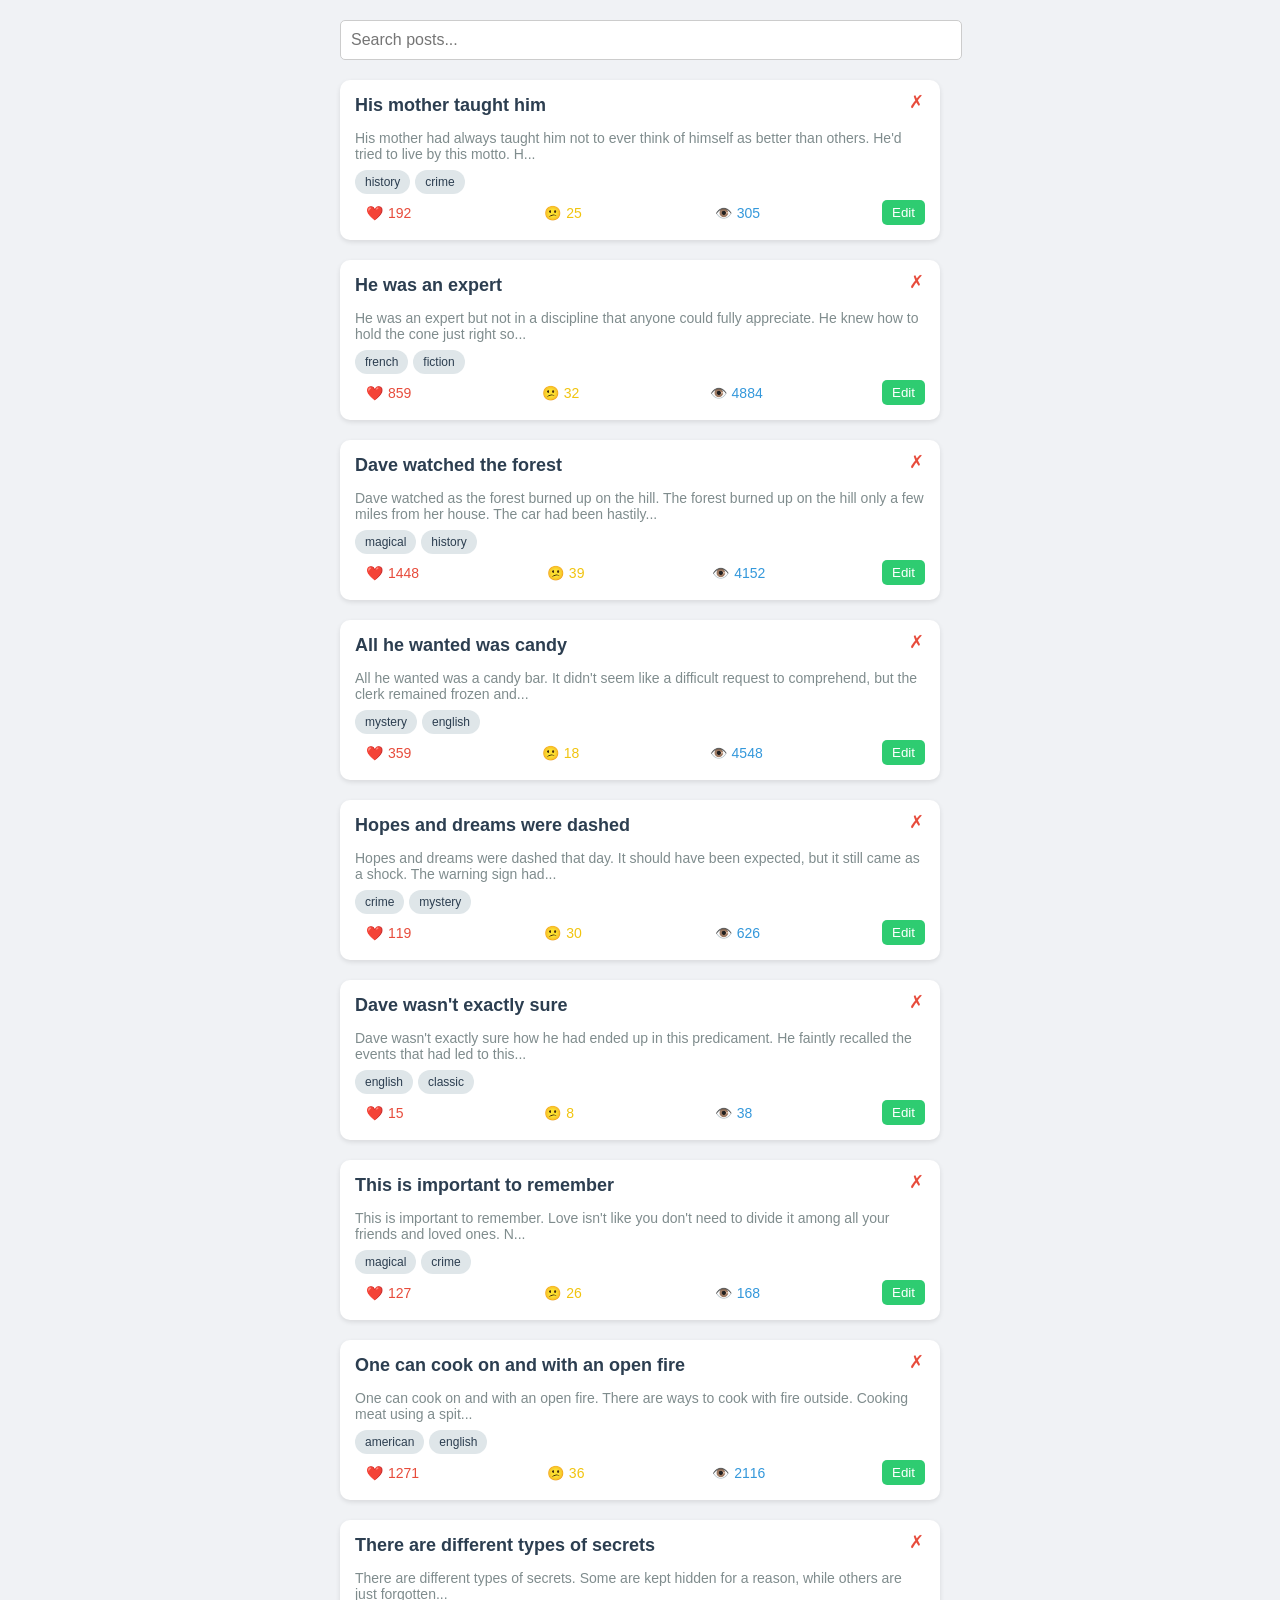
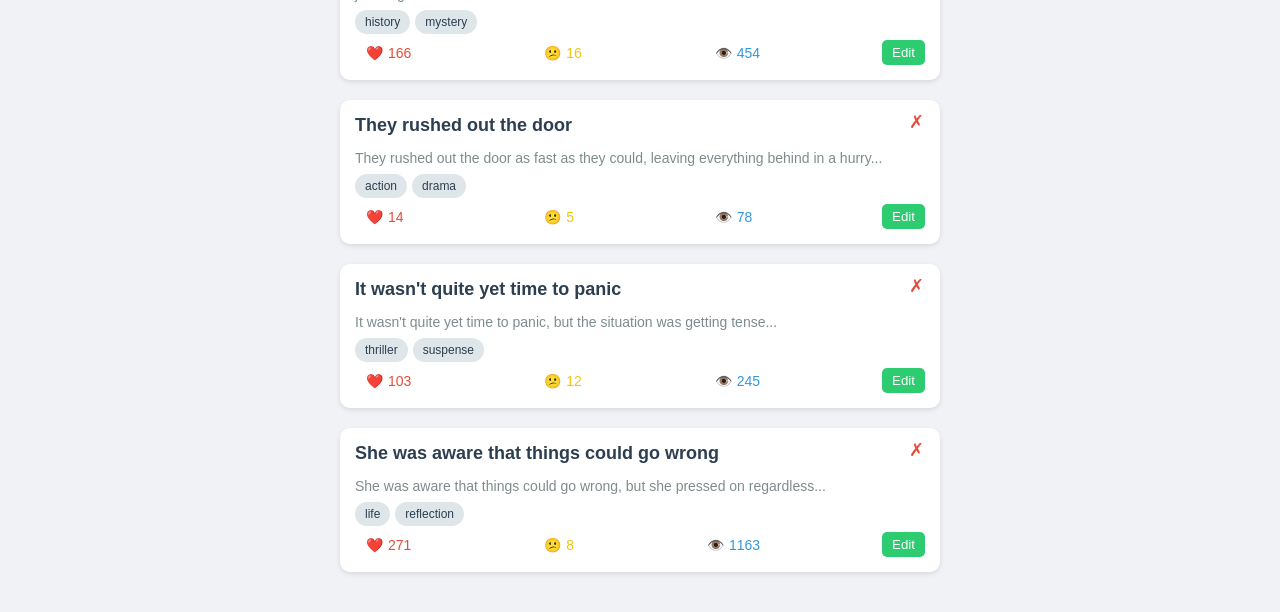
<file: WDD_lab_task_8/index.html>
<!DOCTYPE html>
<html lang="en">
<head>
    <meta charset="UTF-8">
    <meta name="viewport" content="width=device-width, initial-scale=1.0">
    <title>Blog Column</title>
    <style>
        body {
            font-family: 'Arial', sans-serif;
            margin: 0;
            background-color: #f0f2f5;
            color: #333;
            padding: 20px;
        }
        .container {
            max-width: 600px;
            margin: 0 auto;
        }
        .search-bar {
            margin-bottom: 20px;
        }
        #searchInput {
            width: 100%;
            padding: 10px;
            font-size: 16px;
            border: 1px solid #ccc;
            border-radius: 5px;
        }
        .post-card {
            background: #fff;
            border-radius: 10px;
            padding: 15px;
            box-shadow: 0 2px 5px rgba(0,0,0,0.1);
            margin-bottom: 20px;
            position: relative;
            transition: transform 0.2s;
        }
        .post-card:hover {
            transform: translateY(-5px);
        }
        .delete-btn {
            position: absolute;
            top: 10px;
            right: 10px;
            background: none;
            border: none;
            font-size: 18px;
            cursor: pointer;
            color: #e74c3c;
        }
        .post-card h3 {
            margin: 0 0 10px;
            font-size: 18px;
            color: #2c3e50;
        }
        .post-card p {
            font-size: 14px;
            color: #7f8c8d;
            margin-bottom: 10px;
        }
        .post-tags {
            margin-bottom: 10px;
        }
        .post-tags span {
            background: #dfe6e9;
            padding: 5px 10px;
            border-radius: 12px;
            font-size: 12px;
            color: #2c3e50;
            margin-right: 5px;
            cursor: pointer;
        }
        .post-actions {
            display: flex;
            justify-content: space-between;
            align-items: center;
        }
        .action-btn {
            display: flex;
            align-items: center;
            background: none;
            border: none;
            cursor: pointer;
            font-size: 14px;
            color: #7f8c8d;
        }
        .action-btn span {
            margin-left: 5px;
        }
        .like-btn { color: #e74c3c; }
        .dislike-btn { color: #f1c40f; }
        .view-btn { color: #3498db; }
        .edit-btn {
            background: #2ecc71;
            color: white;
            padding: 5px 10px;
            border: none;
            border-radius: 5px;
            cursor: pointer;
        }
    </style>
</head>
<body>
    <div class="container">
        <div class="search-bar">
            <input type="text" id="searchInput" placeholder="Search posts...">
        </div>
        <div id="postContainer"></div>
    </div>

    <script>
        // Sample blog posts data
        let posts = [
            { id: 1, title: "His mother taught him", content: "His mother had always taught him not to ever think of himself as better than others. He'd tried to live by this motto. H...", tags: ["history", "crime"], likes: 192, dislikes: 25, views: 305 },
            { id: 2, title: "He was an expert", content: "He was an expert but not in a discipline that anyone could fully appreciate. He knew how to hold the cone just right so...", tags: ["french", "fiction"], likes: 859, dislikes: 32, views: 4884 },
            { id: 3, title: "Dave watched the forest", content: "Dave watched as the forest burned up on the hill. The forest burned up on the hill only a few miles from her house. The car had been hastily...", tags: ["magical", "history"], likes: 1448, dislikes: 39, views: 4152 },
            { id: 4, title: "All he wanted was candy", content: "All he wanted was a candy bar. It didn't seem like a difficult request to comprehend, but the clerk remained frozen and...", tags: ["mystery", "english"], likes: 359, dislikes: 18, views: 4548 },
            { id: 5, title: "Hopes and dreams were dashed", content: "Hopes and dreams were dashed that day. It should have been expected, but it still came as a shock. The warning sign had...", tags: ["crime", "mystery"], likes: 119, dislikes: 30, views: 626 },
            { id: 6, title: "Dave wasn't exactly sure", content: "Dave wasn't exactly sure how he had ended up in this predicament. He faintly recalled the events that had led to this...", tags: ["english", "classic"], likes: 15, dislikes: 8, views: 38 },
            { id: 7, title: "This is important to remember", content: "This is important to remember. Love isn't like you don't need to divide it among all your friends and loved ones. N...", tags: ["magical", "crime"], likes: 127, dislikes: 26, views: 168 },
            { id: 8, title: "One can cook on and with an open fire", content: "One can cook on and with an open fire. There are ways to cook with fire outside. Cooking meat using a spit...", tags: ["american", "english"], likes: 1271, dislikes: 36, views: 2116 },
            { id: 9, title: "There are different types of secrets", content: "There are different types of secrets. Some are kept hidden for a reason, while others are just forgotten...", tags: ["history", "mystery"], likes: 166, dislikes: 16, views: 454 },
            { id: 10, title: "They rushed out the door", content: "They rushed out the door as fast as they could, leaving everything behind in a hurry...", tags: ["action", "drama"], likes: 14, dislikes: 5, views: 78 },
            { id: 11, title: "It wasn't quite yet time to panic", content: "It wasn't quite yet time to panic, but the situation was getting tense...", tags: ["thriller", "suspense"], likes: 103, dislikes: 12, views: 245 },
            { id: 12, title: "She was aware that things could go wrong", content: "She was aware that things could go wrong, but she pressed on regardless...", tags: ["life", "reflection"], likes: 271, dislikes: 8, views: 1163 }
        ];

        // Function to render posts
        function renderPosts(postsToRender) {
            const container = document.getElementById('postContainer');
            container.innerHTML = '';
            postsToRender.forEach(post => {
                const card = document.createElement('div');
                card.className = 'post-card';
                card.innerHTML = `
                    <button class="delete-btn" onclick="deletePost(${post.id})">✗</button>
                    <h3>${post.title}</h3>
                    <p>${post.content}</p>
                    <div class="post-tags">${post.tags.map(tag => `<span>${tag}</span>`).join('')}</div>
                    <div class="post-actions">
                        <button class="action-btn like-btn" onclick="likePost(${post.id})"><span class="like">❤️</span><span>${post.likes}</span></button>
                        <button class="action-btn dislike-btn" onclick="dislikePost(${post.id})"><span class="dislike">😕</span><span>${post.dislikes}</span></button>
                        <button class="action-btn view-btn" onclick="viewPost(${post.id})"><span class="view">👁️</span><span>${post.views}</span></button>
                        <button class="edit-btn" onclick="editPost(${post.id})">Edit</button>
                    </div>
                `;
                container.appendChild(card);
            });
        }

        // Function to handle delete
        function deletePost(postId) {
            posts = posts.filter(p => p.id !== postId);
            renderPosts(posts);
        }

        // Function to handle like
        function likePost(postId) {
            const post = posts.find(p => p.id === postId);
            if (post) {
                post.likes += 1;
                renderPosts(posts);
            }
        }

        // Function to handle dislike
        function dislikePost(postId) {
            const post = posts.find(p => p.id === postId);
            if (post) {
                post.dislikes += 1;
                renderPosts(posts);
            }
        }

        // Function to view post (placeholder)
        function viewPost(postId) {
            alert(`Viewing post with ID: ${postId}`);
        }

        // Function to edit post (placeholder)
        function editPost(postId) {
            alert(`Editing post with ID: ${postId}`);
        }

        // Search functionality
        document.getElementById('searchInput').addEventListener('input', function(e) {
            const searchTerm = e.target.value.toLowerCase();
            const filteredPosts = posts.filter(post =>
                post.title.toLowerCase().includes(searchTerm) ||
                post.content.toLowerCase().includes(searchTerm) ||
                post.tags.some(tag => tag.toLowerCase().includes(searchTerm))
            );
            renderPosts(filteredPosts);
        });

        // Initial render
        renderPosts(posts);
    </script>
</body>
</html>
</file>
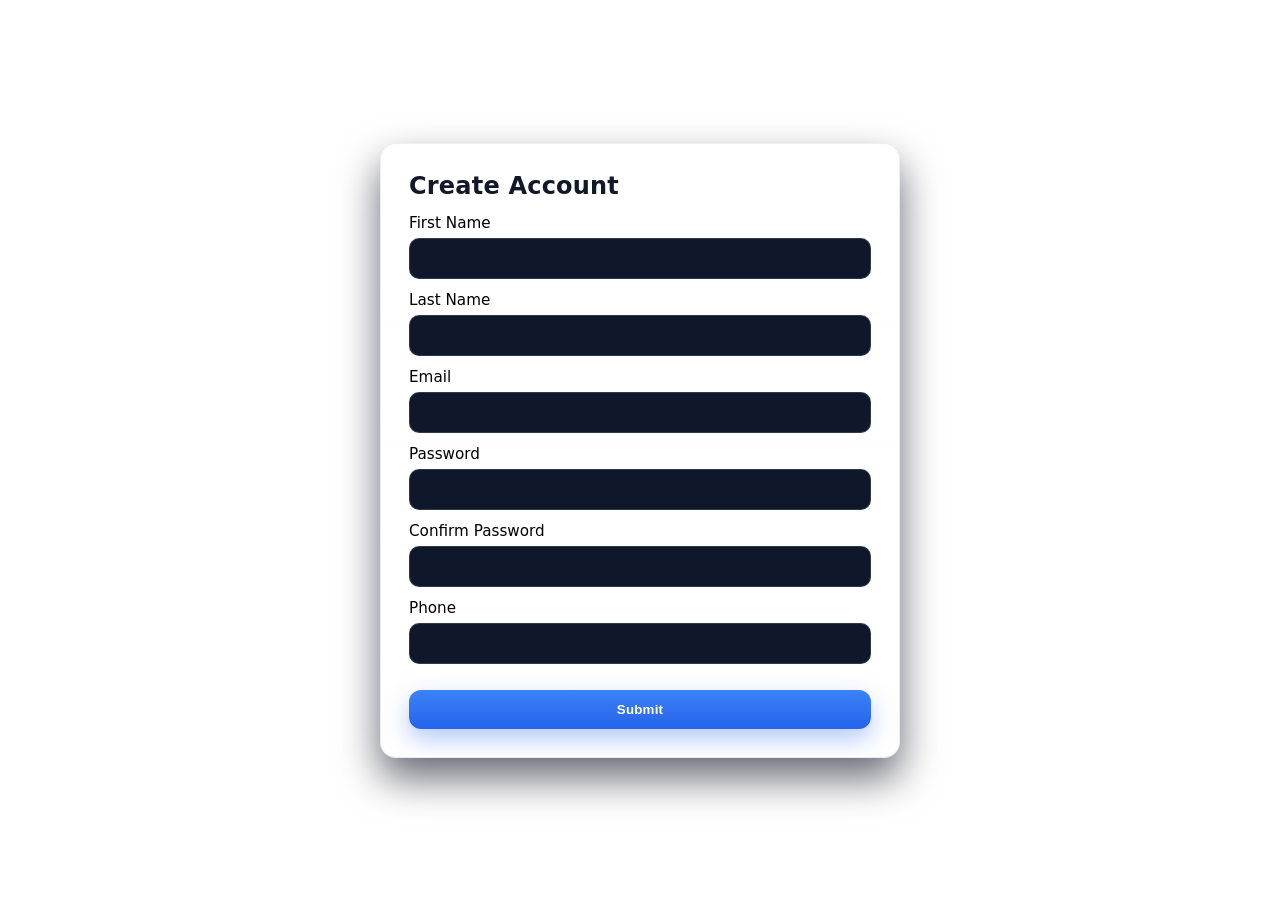
<file: WDD_lab_task_9/index.html>
<!DOCTYPE html>
<html lang="en">
  <head>
    <meta charset="UTF-8" />
    <meta name="viewport" content="width=device-width, initial-scale=1" />
    <title>Form_validation</title>
    <link rel="stylesheet" href="style.css" />
  </head>
  <body>
    <main class="wrap">
      <section class="card">
        <form
          action="submit.php"
          method="post"
          id="form"
          novalidate
          class="form"
        >
          <h1 class="title">Create Account</h1>

          <div class="form-group">
            <label for="f_name" class="label">First Name</label>
            <input type="text" name="f_name" id="f_name" class="input" />
          </div>

          <div class="form-group">
            <label for="l_name" class="label">Last Name</label>
            <input type="text" name="l_name" id="l_name" class="input" />
          </div>

          <div class="form-group">
            <label for="email" class="label">Email</label>
            <input type="email" name="email" id="email" class="input" />
          </div>

          <div class="form-group">
            <label for="password" class="label">Password</label>
            <input type="password" name="password" id="password" class="input" />
          </div>

          <div class="form-group">
            <label for="conf_pass" class="label">Confirm Password</label>
            <input type="password" name="conf_pass" id="conf_pass" class="input" />
          </div>

          <div class="form-group">
            <label for="phone" class="label">Phone</label>
            <input type="text" name="phone" id="phone" class="input" required />
          </div>

          <ul id="error-messages" class="errors"></ul>

          <button type="submit" id="submit" class="btn btn-primary">
            Submit
          </button>
        </form>
      </section>
    </main>

    <script src="script.js"></script>
  </body>
</html>
</file>
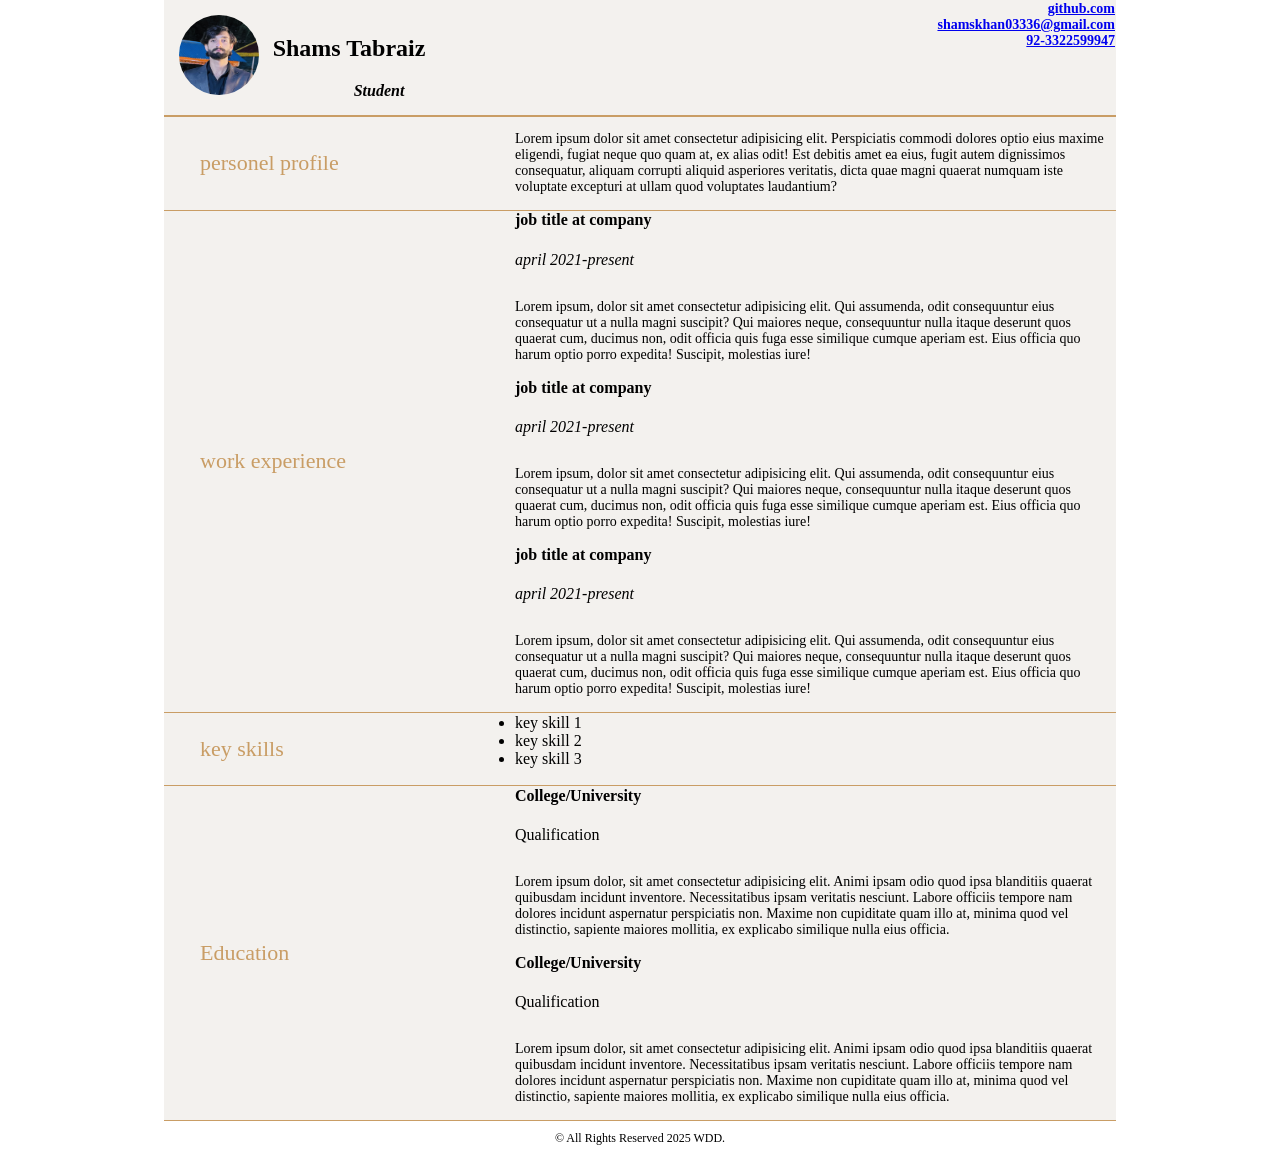
<file: WDD lab task 1/first.html>
<!DOCTYPE html>
<html lang="en">
<head>
    <meta charset="UTF-8">
    <meta name="viewport" content="width=device-width, initial-scale=1.0">
    <title>Shams Tabraiz CV</title>

    <style>
        body{
            width:fit-content;
            margin: 0 auto;
            /* background-color: #EDEDED; */
            /* border: 1px solid #cccccc; */
            /* margin: 0; */
            padding: 0;


        

        }
       .header h2{
            width:260px ;
        }

        /* .section {
            /* clear: both; */
            /* border-top: 1px solid #EDEDED; */
            /* padding: 15px; */
            /* overflow: hidden; */
            /* background-color: #EDEDED; */

        .header{

            padding: 15px;
            padding-left: 90px;
            padding: 15px;
            overflow:visible;
            /* float: left; */
            margin-left: 20px;
            
   
        }
       
        .header img{
            float: left;
            width: 80px;
            height: 80px;
            background-color: #8e5a5a;
            border-radius: 50%;
            

        }
         


        .title {
            float: left;
            width: 200px;
            color: #C99D65;
            font-size: 22px;
            font-weight: normal;
            padding-left: 35px;
        }

        .contacat-info{

            display: block;
            float:right ;
            color: blue;
            text-align: right;
            /* margin-bottom: 5px; */
            font-size: 14px;


        }



        .description{
            float: left;
            width: 600px;
            padding-left: 60px;
            font-size: 14px;
    
        }
        .padd{
            padding-left: 60px;
            margin-top: 0px;
            padding-top: 0px;
        }
        .section-content {
            float: left;
            width: 570px;
        }
        .skills {
            padding-left: 20px;
        }

        

        .footer {
            text-align: center;
            padding: 10px;
            font-size: 12px;
            border-top: 1px solid #C99D65;
        }
.header i{
    padding-left: 60px;
}

    table{
        border-collapse: collapse;
        background-color: #f3f1ee;
    }

    </style>
</head>
<body>
    <table>
            <tr style="border-bottom: 2px solid #C99D65;">
                <th class="header">
                    <img src="2.jpg" alt="profile picture">
                    <h2>Shams Tabraiz</h2>
                   <i> Student </i>
                              </th>
    
                <th class="contacat-info">
                    <a href="https://github.com/shamstabraiz1/Web-Design-and-Development.git">github.com</a><br>
                    <a href="https://shamskhan03336@gmail.com">shamskhan03336@gmail.com</a><br>
                    <a href="tel:923322599947">92-3322599947</a>
                </th>
            </tr>
    
        
         

        <div class="section">
            <div class="section-content">
            <tr>
                <td rowspan="2"> <h2 class="title">personel profile</h2></td>
            </tr>
            <tr style="border-bottom: 1px solid #C99D65;">
                <td>
                    <p class="description">Lorem ipsum dolor sit amet consectetur adipisicing elit. Perspiciatis commodi dolores optio eius maxime eligendi, fugiat neque quo quam at, ex alias odit! Est debitis amet ea eius, fugit autem dignissimos consequatur, aliquam corrupti aliquid asperiores veritatis, dicta quae magni quaerat numquam iste voluptate excepturi at ullam quod voluptates laudantium?</p>
                </td>
            </tr>
        </div>
        </div>
       
        <div class="section">
            <div class="section-content">
            <tr>
                <td rowspan="4"><h2 class="title">work experience</h2></td>
            </tr>
    
            <tr>
                <td>
                    <h4 class="padd">job title at company</h4>
                    <i><p class="padd">april 2021-present</p></i>
                    <p class="description">
                        Lorem ipsum, dolor sit amet consectetur adipisicing elit. Qui assumenda, odit consequuntur eius consequatur ut a nulla magni suscipit? Qui maiores neque, consequuntur nulla itaque deserunt quos quaerat cum, ducimus non, odit officia quis fuga esse similique cumque aperiam est. Eius officia quo harum optio porro expedita! Suscipit, molestias iure!
                    </p>
                </td>
            </tr>
    
            <tr>
                <td>
                    <h4 class="padd">job title at company</h4>
                    <i><p class="padd">april 2021-present</p></i>
                    <p class="description">
                        Lorem ipsum, dolor sit amet consectetur adipisicing elit. Qui assumenda, odit consequuntur eius consequatur ut a nulla magni suscipit? Qui maiores neque, consequuntur nulla itaque deserunt quos quaerat cum, ducimus non, odit officia quis fuga esse similique cumque aperiam est. Eius officia quo harum optio porro expedita! Suscipit, molestias iure!
                    </p>
                    </td>
                </tr>
            <tr style="border-bottom: 1px solid #C99D65;">
                <td>
                    <h4 class="padd">job title at company</h4>
                    <i><p class="padd">april 2021-present</p></i>
                    <p class="description">
                        Lorem ipsum, dolor sit amet consectetur adipisicing elit. Qui assumenda, odit consequuntur eius consequatur ut a nulla magni suscipit? Qui maiores neque, consequuntur nulla itaque deserunt quos quaerat cum, ducimus non, odit officia quis fuga esse similique cumque aperiam est. Eius officia quo harum optio porro expedita! Suscipit, molestias iure!
                    </p>
              </td>
            </tr>
        </div> 
        </div>
       
        <div class="section">
            <div class="section-content">

       <tr style="border-bottom: 1px solid #C99D65;">
        <td>

            <h2 class="title">key skills</h2>

        </td>
        <td>
            <ul class="padd">

                <li>key skill 1</li>
                
                <li>key skill 2</li>
                       
                <li>key skill 3</li>
               </ul>
        </td>
          
       
     </tr>
        </div>
        </div>
        
        <div class="section">

            <div class="section-content">

           
            <tr>
                <td rowspan="3">
                    <h2 class="title">Education</h2>
                </td>
            </tr>
    
           <tr>
            <td >
                <h4 class="padd">College/University</h4>
                <p class="padd">Qualification</p>
                <p class="description">Lorem ipsum dolor, sit amet consectetur adipisicing elit. Animi ipsam odio quod ipsa blanditiis quaerat quibusdam incidunt inventore. Necessitatibus ipsam veritatis nesciunt. Labore officiis tempore nam dolores incidunt aspernatur perspiciatis non. Maxime non cupiditate quam illo at, minima quod vel distinctio, sapiente maiores mollitia, ex explicabo similique nulla eius officia.</p>
            </td>
           </tr>
    
           <tr>
            <td>
                <h4 class="padd">College/University</h4>
                <p class="padd">Qualification</p>
                <p class="description">Lorem ipsum dolor, sit amet consectetur adipisicing elit. Animi ipsam odio quod ipsa blanditiis quaerat quibusdam incidunt inventore. Necessitatibus ipsam veritatis nesciunt. Labore officiis tempore nam dolores incidunt aspernatur perspiciatis non. Maxime non cupiditate quam illo at, minima quod vel distinctio, sapiente maiores mollitia, ex explicabo similique nulla eius officia.</p>
            </td>
           </tr>
        </div>
        </div>
       
    </table>

    <div class="footer">
        © All Rights Reserved 2025 WDD.
    </div>

</body>
</html>
</file>
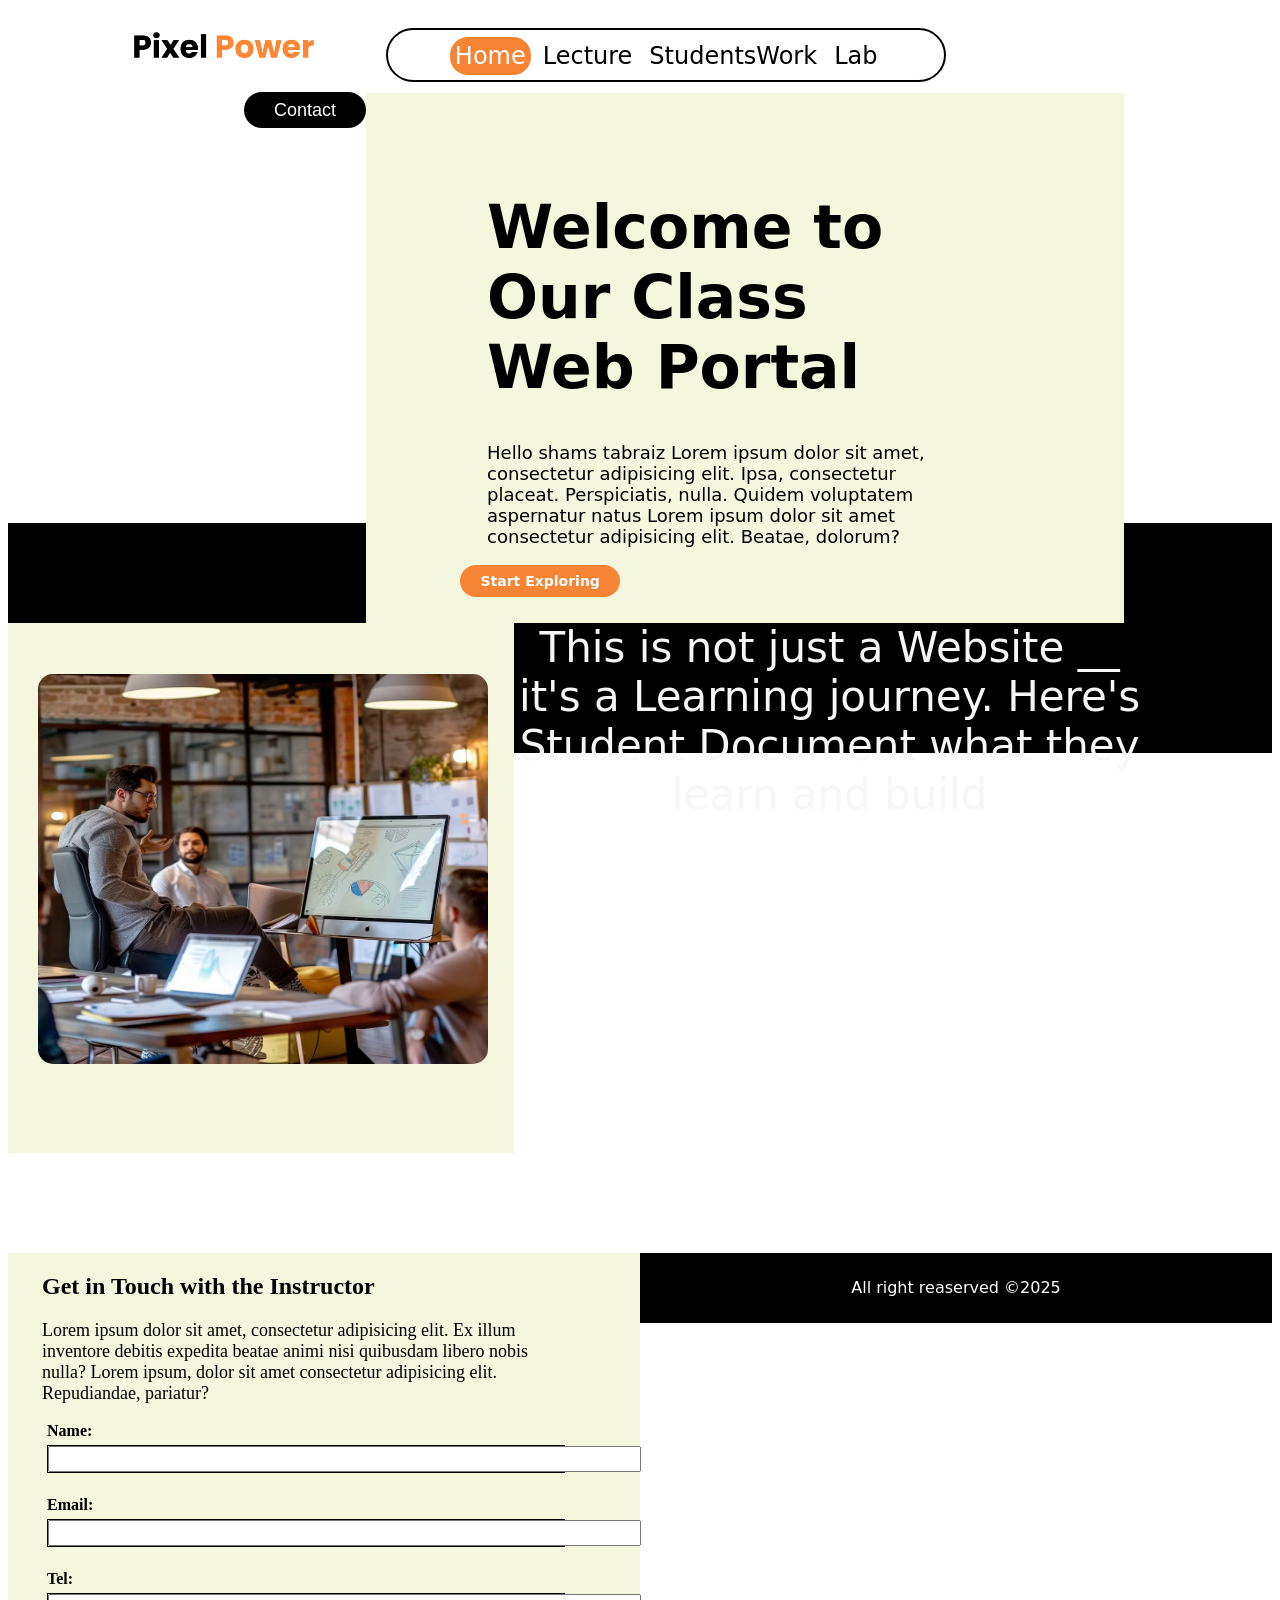
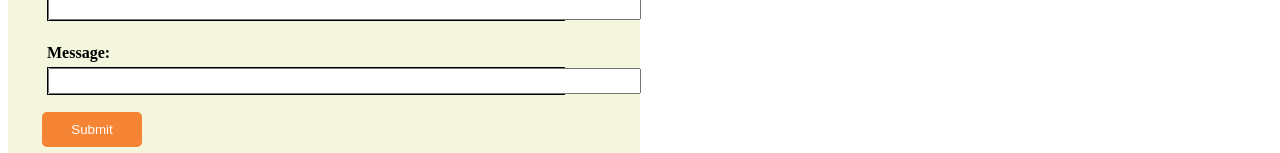
<file: WDD_lab_task_2/power_pixel_code.html>
<!DOCTYPE html>
<html lang="en">
<head>
    <meta charset="UTF-8">
    <meta name="viewport" content="width=device-width, initial-scale=1.0">
    <title>Power pixel</title>
</head>
<style>
    /* .links{
        text-align: center;
        border: 2px solid black;
        width: fit-content;
        margin: 0 auto;
        border-radius: 25px;
        padding: 15px;
        
    } */
    
    .main{
        width: 80%;
        margin: 0 auto;
        background-color: white;
        height: 65px;
        padding-top: 20px;
    }
    
    .one{
    
        text-align: center;
        float: left;
        width: 15%;
        height: 50px;
        line-height: 50px;
        margin-right: 100px;
        /* width: 15vh;
        height:auto ; */

        /* font-size: 28px; */
    }

    .two{
        
        text-align: center;
        float: left;
        width: 55%;
        height: 50px;
        line-height: 50px;
        font-size: 28px;
        border: 2px solid black;
        border-radius: 35px;
        margin: 0 auto;

 
    }
    .two a{
        color: black;
        text-decoration: none;
        padding: 5px;
        font-family: system-ui, -apple-system, BlinkMacSystemFont, 'Segoe UI', Roboto, Oxygen, Ubuntu, Cantarell, 'Open Sans', 'Helvetica Neue', sans-serif;
        font-size: 24px;
        
    }
    
    .two a:hover{
        background-color: #F58535;
        color: white;
        border-radius: 18px;
    }
    #home-hovr {
    background-color: #F58535;
    color: white;
    border-radius: 18px;
    
  }
    .two:hover #home-hovr:not(:hover) {
    color: #F58535;
    background-color: white;
    
  }
   

    .three{
        background-color: rgb(0, 0, 0);
        text-align: center;
        float: left;
        width: 12%;
        height: 36px;
        margin-top: 10px;
        /* line-height: 50px; */
        font-size: 28px;
        border: 1px solid black;
        border-radius: 35px;
        margin-left: 110px;
        color: white;
        font-size: 18px;
        border: none;
    }

    .sp{
      
        background-color: #F5F6DE;
        text-align: center;
        float: left;
        width: 60%;
        height: 530px;
        
    }
    .sp>h1{
        /* margin: 18% ; */
        text-align: left;
        font-size: 60px;
        font-weight: bolder;
        font-family:system-ui, -apple-system, BlinkMacSystemFont, 'Segoe UI', Roboto, Oxygen, Ubuntu, Cantarell, 'Open Sans', 'Helvetica Neue', sans-serif;
        margin-top: 13%;
        margin-left: 16%;
        margin-right: 23%;
    }
    .sp>p{
        font-family: system-ui, -apple-system, BlinkMacSystemFont, 'Segoe UI', Roboto, Oxygen, Ubuntu, Cantarell, 'Open Sans', 'Helvetica Neue', sans-serif;
        font-size: 18px;
        margin-top: 0%;
        margin-left: 16%;
        margin-right: 23%;
        text-align: left;
    }
    #b{
        font-size:14px ;
        font-family:system-ui, -apple-system, BlinkMacSystemFont, 'Segoe UI', Roboto, Oxygen, Ubuntu, Cantarell, 'Open Sans', 'Helvetica Neue', sans-serif;
        /* border: 2px solid black; */
        width: fit-content;
        border-radius: 25px;
        padding: 8px 20px;
        background-color: #F58535 ;
        color: white;
        font-weight: bold;
        border: none;
        margin-right: 54%;
        
    }


    .hi{

        background-color: #F5F6DE;
        text-align: center;
        float: left;
        width: 40%;
        height: 530px;
    }
    .hi>img{
        margin: 10%;
        margin-left: 6%;
        margin-right: 18%;
        border-radius: 15px;
        
    }

    .bs{
        width: 100%;
        height: 230px;
        background-color: black;
        margin-top: 34%;
    }
    .bs>p{
        color: #F7F7F8;
        text-align: center;
        font-size: 42px;
        font-family: system-ui, -apple-system, BlinkMacSystemFont, 'Segoe UI', Roboto, Oxygen, Ubuntu, Cantarell, 'Open Sans', 'Helvetica Neue', sans-serif;
        padding-top: 5%;
        /* font-weight: lighter; */
        /* line-height: 170px; */
        font-weight: 100;
    
        margin-left: 10%;
        margin-right: 10%;
    
    }

    .map{
        /* background-color: red; */
        text-align: center;
        float: left;
        width: 50%;
        height: 500px;
    }

    .form{
        background-color: #F5F6DE;
        /* text-align: center; */
        float: left;
        width: 50%;
        height: 500px;
    
    }
    .form>h2{
        padding-left: 34px;
        padding-right: 80px;
    }
    .form>p{
        padding-left: 34px;
        padding-right: 100px;
        font-size: 18px;
    }

    .f1{
        padding-left: 34px;
        padding-right: 100px;
        width: 527.5px;
        
        
    }
    
    .inp{
        
        border: 1px solid black;
        margin: 5px;
  
    } 
    .la{
        margin: 5px;
        font-weight: bold;
    }

    .btn{
        
        background-color: #F58535;
        color: white;
        border-radius: 5px;
        padding: 10px;
        width: 100px;
        margin-top: 12px;
        border: none;
    }

    /* .map{
      
    } */

    .footer{
        background-color: black;
        color: white;
        height: 70px;
        width: 100%;
        margin-top: 500px;
        text-align: center;
        line-height: 70px;
        font-family: system-ui, -apple-system, BlinkMacSystemFont, 'Segoe UI', Roboto, Oxygen, Ubuntu, Cantarell, 'Open Sans', 'Helvetica Neue', sans-serif;
    }


    





</style>
<body>

    <div class="main">
        <div class="one"><img src="logo.png" alt="logo" width="180px"></div>
    <div class="two">
    
       <span><a href="https://www.yourwebsite.com/" id="home-hovr">Home</a></span> 
        <span><a href="/lecture">Lecture</a></span>
        <span><a href="/students-work">StudentsWork</a></span>
        <span><a href="/lab">Lab</a></span>
        <span><a href="/resources">Resources</a></span>
        <span><a href="/blog">Blog</a></div></span>

    <div>
        <button  class="three" > Contact </button>
       </div>
    </div>

    <div class="sp">
       <h1>Welcome to Our Class Web Portal</h1>
       <p>Hello shams tabraiz Lorem ipsum dolor sit amet, consectetur adipisicing elit. Ipsa, consectetur placeat. Perspiciatis, nulla. Quidem voluptatem aspernatur natus Lorem ipsum dolor sit amet consectetur adipisicing elit. Beatae, dolorum? </p>
       <button id="b">Start Exploring</button>
       

    </div>


    <div class="hi">
       <img src="WhatsApp Image 2025-04-21 at 14.27.58_b7d9aa30.jpg" alt="picture" width="450px" height="390px">
    </div>

    <div class="bs">
      <p>This is not just a Website __ it's a Learning journey. Here's Student Document what they learn and build</p>
    </div>

    <div class="map">
        <div style="position: relative;"><div style="position: relative; padding-bottom: 75%; height: 0; overflow: hidden;"><iframe style="position: absolute; top: 0; left: 0; width: 100%; height: 500px; border:0;" loading="lazy" allowfullscreen src="https://maps.google.com/maps?q=University+of+azad+jammu+and+kashmir+muzaffarabad+chella+campus&output=embed"></iframe></div><a href="http://aiyoutubetitlegenerator.com/" rel="noopener" target="_blank" style="position: absolute; width: 1px; height: 1px; padding: 0; margin: -1px; overflow: hidden; clip: rect(0,0,0,0); white-space: nowrap; border: 0;">aiyoutubetitlegenerator.com</a></div>
    </div>

    <div class="form">
        <h2>Get in Touch with the Instructor</h2>
        <p>Lorem ipsum dolor sit amet, consectetur adipisicing elit. Ex illum inventore debitis expedita beatae animi nisi quibusdam libero nobis nulla? Lorem ipsum, dolor sit amet consectetur adipisicing elit. Repudiandae, pariatur?</p>

        <div class="f1">

            <form action="backend.php">
                
                <label class="la" for="name">Name:</label>

                <div class="inp">
                    <input type="text" name="Name" id="name" size="72" style="height: 20px;">
                </div><br>

                <label class="la" for="Email">Email:</label>
                <div class="inp">
                    
                    <input type="email" name="Email"  id="Email" size="72" style="height: 20px;">
                </div><br>
               
                <label class="la" for="tel">Tel:</label>
                <div class="inp">
                    
                    <input type="tel" name="tel" id="tel" size="72" style="height: 20px;">
                </div><br>
              
                <label class="la" for="mes">Message:</label>
                <div class="inp">
                    
                    <input type="text" name="text" id="mes" size="72" style="height: 20px;">
                </div>

          
                <button class="btn">Submit</button>
        
                   
            </form>

        </div>
    </div>

    <div class="footer">
        All right reaserved &copy;2025
    </div>
    
</body>
</html>
</file>
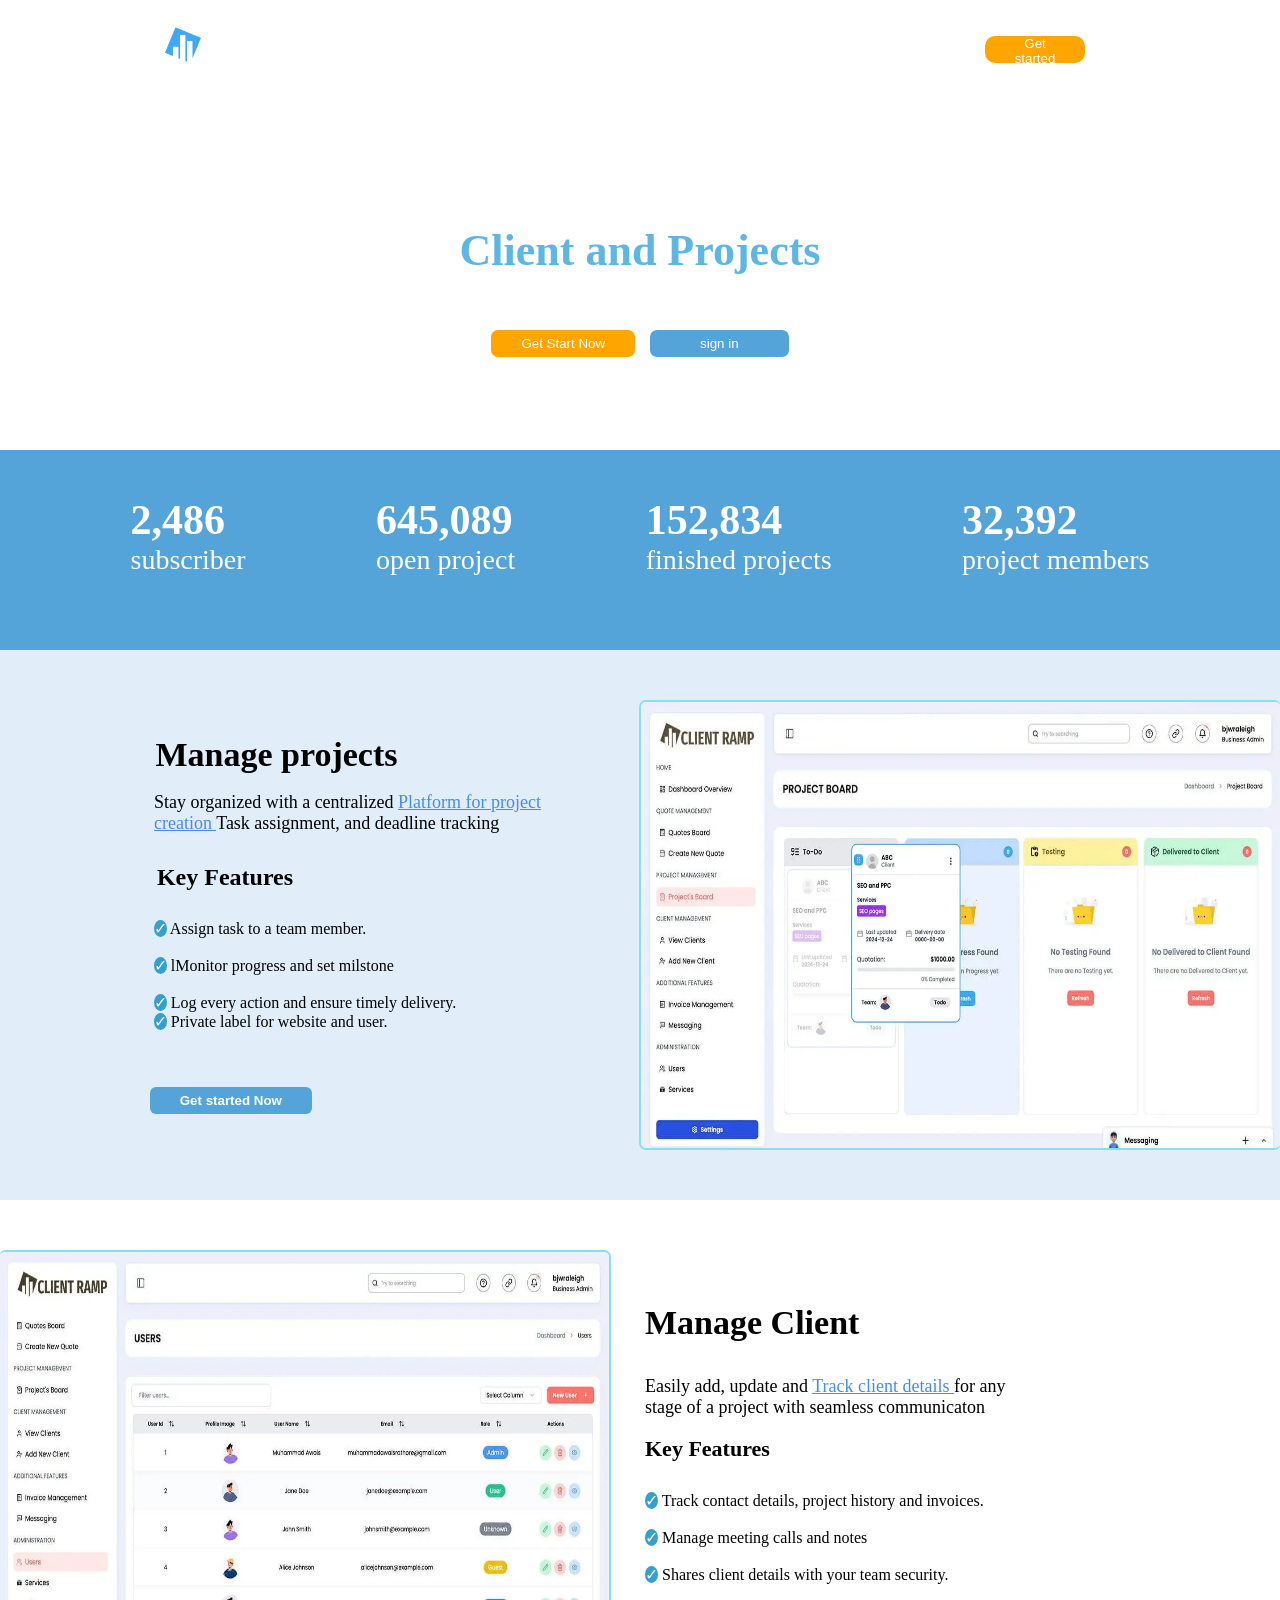
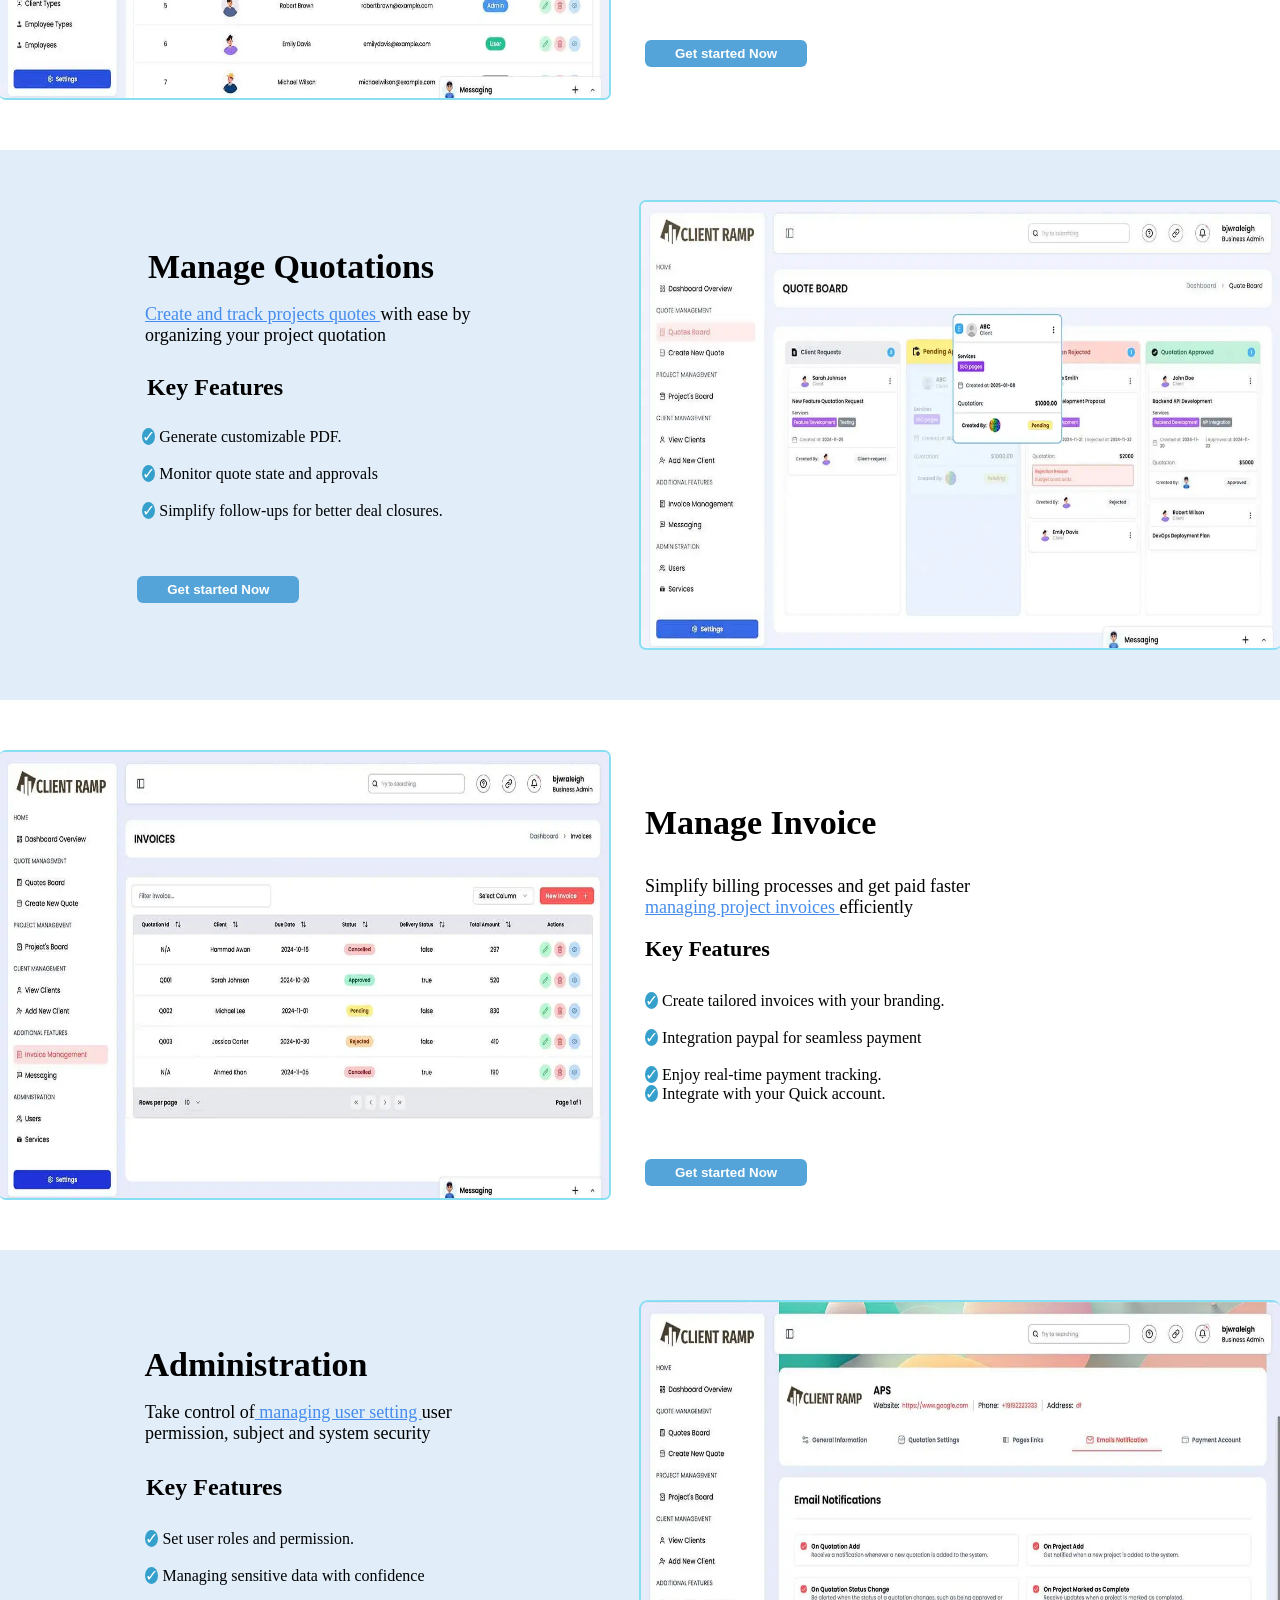
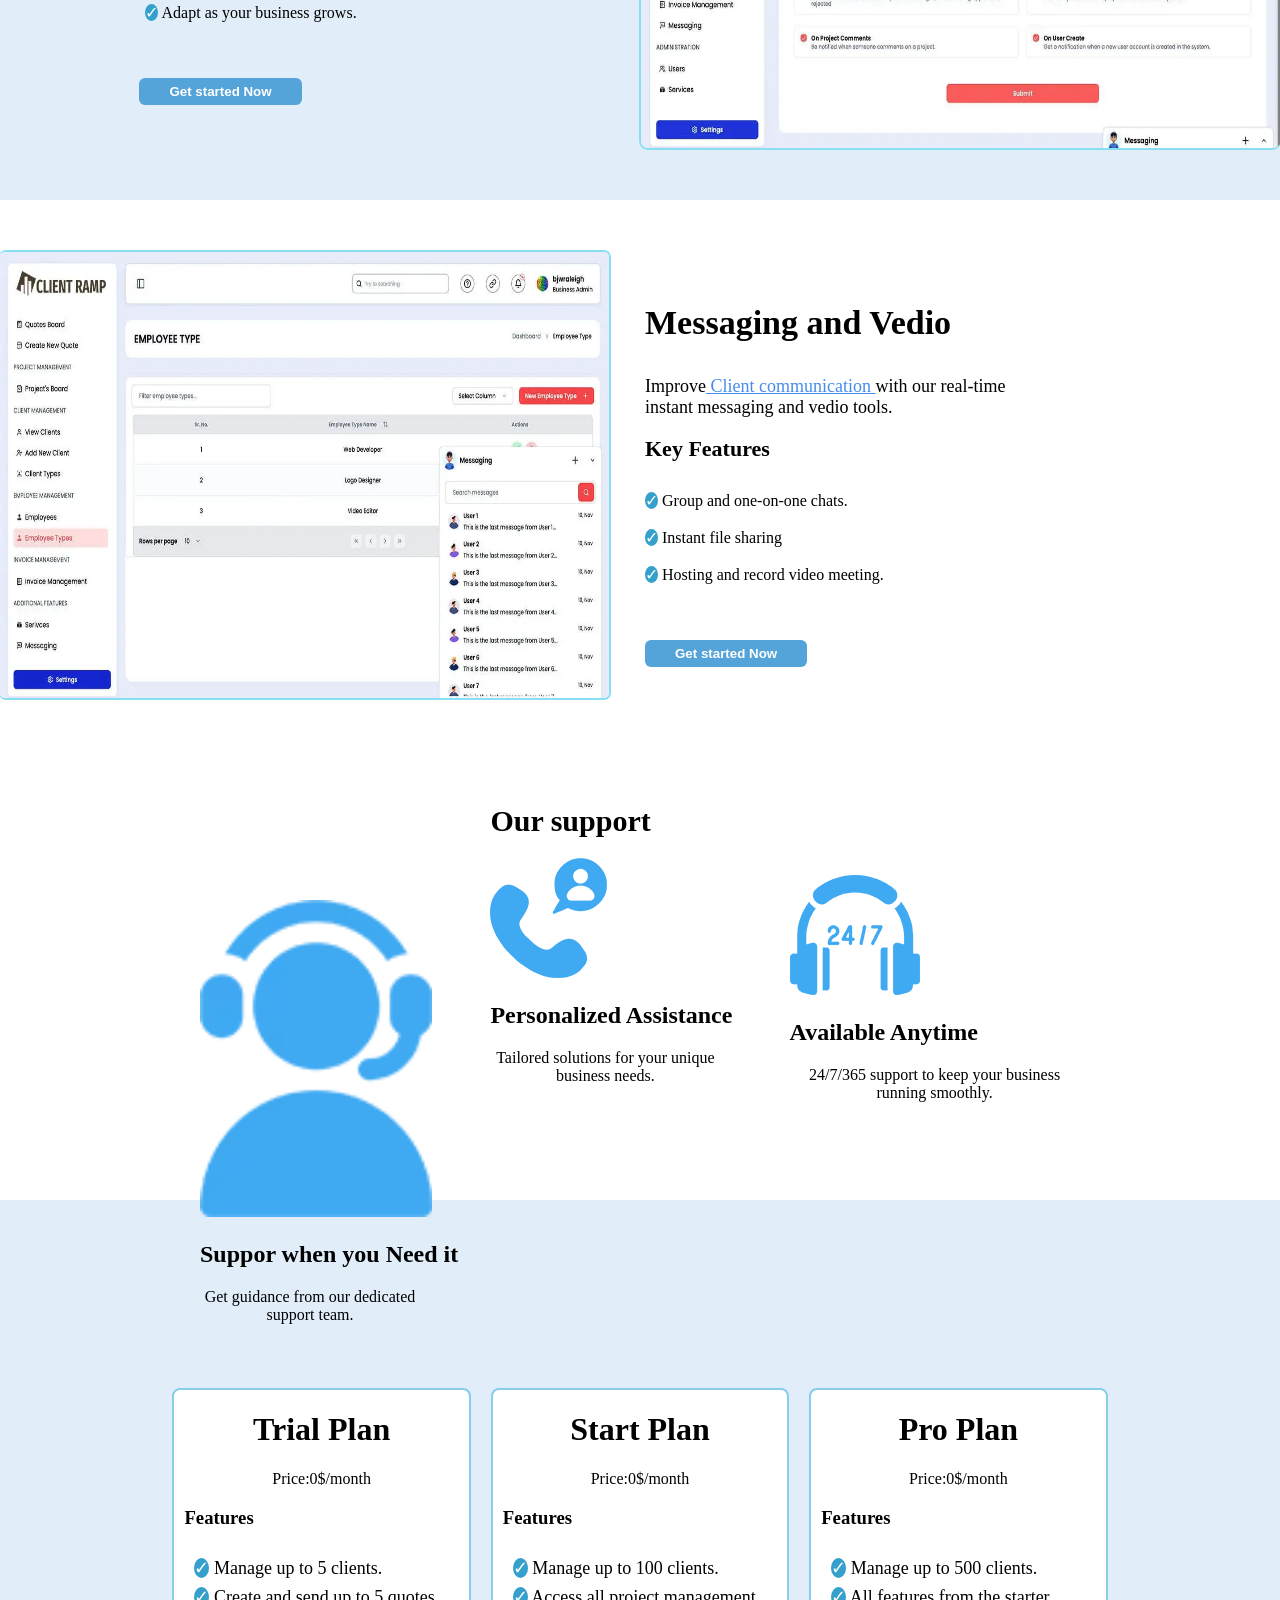
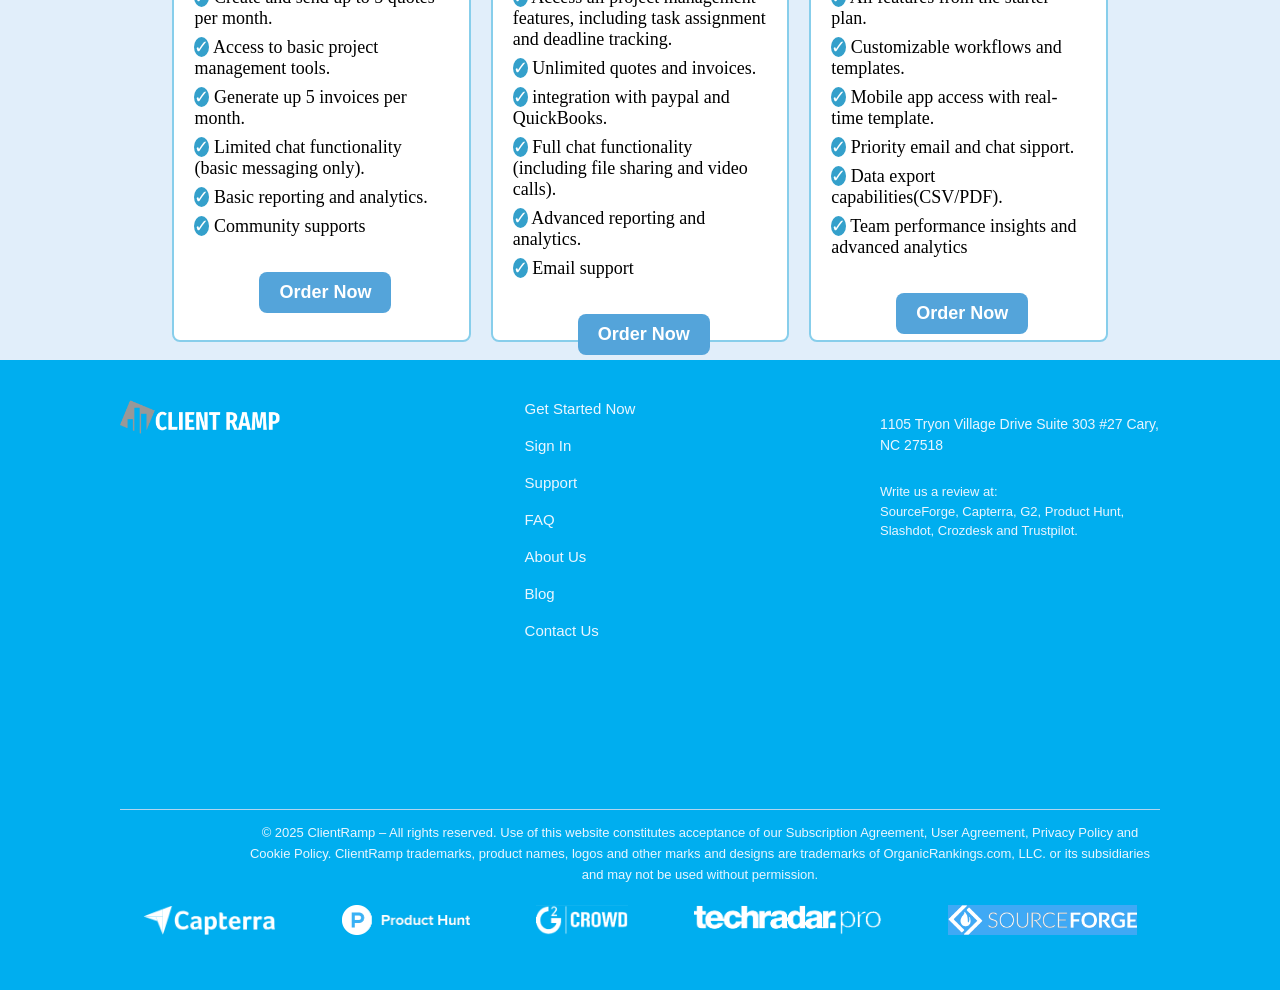
<file: WDD_lab_task_3/third.html>
<!DOCTYPE html>
<html lang="en">
<head>
    <meta charset="UTF-8">
    <meta name="viewport" content="width=device-width, initial-scale=1.0">
    <title>third</title>
    <style>
       body{
        margin: 0;
        padding: 0;
        box-sizing: border-box;
       }
        .head{
               background-image: linear-gradient(rgba(23, 61, 98, 0.7)),url("home-banner-bg.webp");
               min-height: 450px;
               background-position: center;
               background-size: cover;
               background-repeat: no-repeat;
               
               
            }
        
        .logo{
                
                display: flex; 
                padding-left: 250px;
                justify-content:space-between;
                padding:15px;
                margin-left: 150px;
                align-items: center;
                padding-top: 10px;
                
                
            }
            
        .tb{
            margin-right: 280px;
            padding: 0px 30px;
            height: 27px;
            border-radius: 10px;
            background-color: orange;
            border: none;
            margin-top: 10px;
            color: white;
        
        }
        
        
        ul{
            display: flex;
            list-style: none;
            /* padding-left: 400px; */
            /* border: 2px solid red; */
            margin-left: 390px;
            gap: 20px;
            
            
       
        }
        a{
            color: white;
            text-decoration: none;
            
        }

        .mid_sec{
            display: flex;
            flex-direction: column;
            align-items:center;
            
        }

        .h3_1{
            color: white;
            font-size: 44px;
            font-weight: bolder;
            height: 0px;
        }
        .h3_2{
            color: rgb(94, 182, 229);
            font-size: 44px;
            font-weight: bolder;
            height: 11px;

        }
        .mid_sec>p{
            color: white;
        }
        .mid_but{
            display: flex;
            gap: 15px;
            justify-content: center;
            
        }

        .orange{
            background-color: orange;
            color: white;
            height: 27px;
            border-radius: 7px;
            border: none;
            padding: 0px 30px;
        }
        .BLUE{
            background-color: #54A4DA;
            height: 27px;
            color: white;
            border-radius: 7px;
            border: none;
            padding: 0px 50px;
        }
        .cre_p{
            color: white;
            display: flex;
            justify-content: center;

        }

        .no_portion{
            height: 200px;
            background-color: #54A4DA ;
            display: flex;
             justify-content: center;
             align-items: center;
             justify-content: space-evenly;
               
        }
        .box>p{
            font-size: 28px;
             font-weight: normal;
             margin-top: 0px;
        }
        .box{
            color: white;
            font-size: 42px;
            font-weight: bolder;
            gap: 40px;
            font-family:poppins;
       
        }

        .third_po{
            height: 550px;
            background-color: #E1EEFA;
            width: 100%;
           display: flex;
        }

        .th_txt{
            
            width: 50%;
            display: flex;
            text-align: left;
            justify-content: center;
            flex-direction: column;
            align-items: center;

        }
        .th_txt>h3{
            padding-right: 87px;
            font-size: 34px;
            font-weight: bolder;
            font-family: poppins;
            margin: 0px;
            
            /* padding-left: 30px; */
           

        }
        .th_txt>p{
            /* padding-left: 0px; */
            width: 390px;
            font-size: 18px;
            font-family: poppins;
            padding-left: 58px;
        }
        .th_txt>h4{
            padding-right: 190px;
            font-size: 24px;
            font-weight: bold;
            font-family: poppins;
            margin: 12px;
        }
        .th_ol>ol{
        
            list-style: none;
            margin-right: 70px;
        }
        .th_ol>button{
            background-color: #54A4DA;
            color: white;
            border: none;
            padding: 0px 30px;
            margin-top:40px ;
            height: 27px;
            border-radius: 6px;
            font-weight: bolder;
            margin-left: 36px;
            
        }

    
        .pic_s{
           
            height: 550px;
            width: 50%;
            justify-content: center;
            display: flex;
            
           
        }
        .pic_s>img{
            margin-left: 75px;
            width: 100%;
            border-top: 2px solid rgb(136, 222, 243) ;
            border-left: 2px solid rgb(136, 222, 243) ;
            border-bottom: 2px solid rgb(136, 222, 243) ;
            border-radius: 7px;
            margin: 50px 0px
            


        }
        
        .forth_po{
            height: 550px;
            background-color: white;
            width: 100%;
            display: flex;
            
        }
        .f_pic{
            width: 50%;
            height: 550px;
            justify-content: center;
            display: flex;
           

        }
        .f_pic>img{
            width: 100%;
            border-top: 2px solid rgb(136, 222, 243) ;
            border-right: 2px solid rgb(136, 222, 243) ;
            border-bottom: 2px solid rgb(136, 222, 243) ;
            border-radius: 7px;
            margin: 50px 0px
            
            

        }
        .f_txt{
            width: 50%;
            height: 550px;
            width: 50%;
            margin: 50px 0px;
            padding: 20px 30px ;
            font-family: poppins;
        }
        .f_txt>h3{
            font-size: 34px;
            font-weight: bolder;
            font-family: poppins;
            margin-left: 5px;
            

        }
        .f_txt>h4{
            font-size: 22px;
            font-weight: bold;
            font-family: poppins;
            margin-left: 5px;
            margin-top: 0px;
        }
        .f_txt>p{
            width: 400px;
            font-family: poppins;
            font-size: 18px;
            margin-left: 5px;
            
        }
        .f_ol>ol{
            list-style: none;
            padding-left: 0px;
            margin-left: 5px;
            font-family: poppins;
            font-size: 16px;
           
            
        }
       
        .f_ol>button{
            background-color: #54A4DA;
            color: white;
            border: none;
            padding: 0px 30px;
            margin-top:40px ;
            height: 27px;
            border-radius: 6px;
            margin-left: 5px;
            font-weight: bolder;
        }

        .fifth_po{
            height: 550px;
            background-color: #E1EEFA;
            width: 100%;
           display: flex;
        }
        .fi_pic{
            
            width: 50%;
            justify-content: center;
            display: flex;
            
        }
        .fi_pic>img{
            width: 100%;
            margin-left: 75px;
            border-top: 2px solid rgb(136, 222, 243) ;
            border-left: 2px solid rgb(136, 222, 243) ;
            border-bottom: 2px solid rgb(136, 222, 243) ;
            border-radius: 7px;
            margin: 50px 0px
        }
        .fi_txt{
            
            width: 50%;
            display: flex;
            text-align: left;
            justify-content: center;
            flex-direction: column;
            align-items: center;

        }
        .fi_txt>h3{
            padding-right: 58px;
            font-size: 34px;
            font-weight: bolder;
            font-family: poppins;
            margin: 0px;
           

        }
        .fi_txt>p{
            /* padding-left: 0px; */
            width: 350px;
            font-size: 18px;
            font-family: poppins;
            
        }
        .fi_txt>h4{
            padding-right: 190px;
            font-size: 24px;
            font-weight: bold;
            font-family: poppins;
            margin: 10px;
            margin-right: 30px;
        }
        .fi_ol>ol{
            margin-right: 95px;
            list-style: none;
        }
        .fi_ol>button{
            background-color: #54A4DA;
            color: white;
            border: none;
            padding: 0px 30px;
            margin-top:40px ;
            height: 27px;
            border-radius: 6px;
            font-weight: bolder;
            margin-left: 35px;
            
        }

        .sixth_po{
            height: 550px;
            background-color:white;
            width: 100%;
            display: flex;
            
        }
        
        .si_pic{
            width: 50%;
            width: 50%;
            height: 550px;
            justify-content: center;
            display: flex;
            
        }
        .si_pic>img{
            width: 100%;
            border-top: 2px solid rgb(136, 222, 243) ;
            border-right: 2px solid rgb(136, 222, 243) ;
            border-bottom: 2px solid rgb(136, 222, 243) ;
            border-radius: 7px;
            margin: 50px 0px;
        }


       
        .si_txt{
            
            width: 50%;
            margin: 50px 0px;
            padding: 20px 30px ;
            font-family: poppins;
        }
        .si_txt>h3{
            font-size: 34px;
            font-weight: bolder;
            font-family: poppins;
            margin-left: 5px;
            

        }
        .si_txt>h4{
            font-size: 22px;
            font-weight: bold;
            font-family: poppins;
            margin-left: 5px;
            margin-top: 0px;
        }
        .si_txt>p{
            width: 400px;
            font-family: poppins;
            font-size: 18px;
            margin-left: 5px;
            
        }
        .si_ol>ol{
            list-style: none;
            padding-left: 0px;
            margin-left: 5px;
            font-family: poppins;
            font-size: 16px; 
            
    
        }
        .si_ol>button{
            background-color: #54A4DA;
            color: white;
            border: none;
            padding: 0px 30px;
            margin-top:40px ;
            height: 27px;
            border-radius: 6px;
            margin-left: 5px;
            font-weight: bolder;
        }
        
        .seventh_po{
            height: 550px;
            background-color: #E1EEFA;
            width: 100%;
            display: flex;
        }

        .se_txt{
            width: 50%;
            display: flex;
            text-align: left;
            justify-content: center;
            flex-direction: column;
            align-items: center;
        }

        .se_txt>h3{
            padding-right: 128px;
            font-size: 34px;
            font-weight: bolder;
            font-family: poppins;
            margin: 0px;
           

        }
        .se_txt>p{
            /* padding-left: 0px; */
            width: 350px;
            font-size: 18px;
            font-family: poppins;
        }
        .se_txt>h4{
            padding-right: 212px;
            font-size: 24px;
            font-weight: bold;
            font-family: poppins;
            margin: 12px;
        }
        .se_ol>ol{
            margin-right: 110px;
            list-style: none;
        }
        .se_ol>button{
            background-color: #54A4DA;
            color: white;
            border: none;
            padding: 0px 30px;
            margin-top:40px ;
            height: 27px;
            border-radius: 6px;
            font-weight: bolder;
            margin-left: 34px;
            
        }

        
        .se_pic{
            width: 50%;
            justify-content: center;
            display: flex;
            
        }
           
        .se_pic>img{
            width: 100%;
            margin-left: 75px;
            border-top: 2px solid rgb(136, 222, 243) ;
            border-left: 2px solid rgb(136, 222, 243) ;
            border-bottom: 2px solid rgb(136, 222, 243) ;
            border-radius: 9px;
            margin: 50px 0px
        }

        .eighth_po{
            height: 550px;
            width: 100%;
            display: flex;
        }

        .ei_pic{
            width: 50%;
            justify-content: center;
            display: flex;
            
        }
        .ei_pic>img{
            width: 100%;
            border-top: 2px solid rgb(136, 222, 243) ;
            border-right: 2px solid rgb(136, 222, 243) ;
            border-bottom: 2px solid rgb(136, 222, 243) ;
            border-radius: 7px;
            margin: 50px 0px;
        }


        .ei_txt{
            
            width: 50%;
            margin: 50px 0px;
            padding: 20px 30px ;
            font-family: poppins;
        }
        .ei_txt>h3{
            font-size: 34px;
            font-weight: bolder;
            font-family: poppins;
            margin-left: 5px;
            

        }
        .ei_txt>h4{
            font-size: 22px;
            font-weight: bold;
            font-family: poppins;
            margin-left: 5px;
            margin-top: 0px;
        }
        .ei_txt>p{
            width: 400px;
            font-family: poppins;
            font-size: 18px;
            margin-left: 5px;
            
        }
        .ei_ol>ol{
            list-style: none;
            padding-left: 0px;
            margin-left: 5px;
            font-family: poppins;
            font-size: 16px; 
        }
        .ei_ol>button{
            background-color: #54A4DA;
            color: white;
            border: none;
            padding: 0px 30px;
            margin-top:40px ;
            height: 27px;
            border-radius: 6px;
            margin-left: 5px;
            font-weight: bolder;
        }

        .ninth_po{
            height: 450px;
            margin: 0% 200px;
            display: flex;
        }

        .n_mic{
            width: 33%;
            justify-items: center;
            align-items: center;
            justify-content: center;
        
        }
        .n_mic>img{
            margin-top: 150px;
        }
        .n_mic>p{
            width: 220px;
            text-align: center;
        }
        
        .n_call{
            width: 34%;
            justify-items: center;
            align-items: center;
            /* display: flex; */
    
        }
        .n_call>h1{
            margin-top: 18%;
            font-family: poppins;
            font-size: 30px;
            font-weight: bolder;

        }
        .n_call>p{
            width: 230px;
            text-align: center;
        }
        
        
        .n_arphn{
            width: 33%;
            justify-items: center;
            align-items: center;
            justify-content: center;
        }
        .n_arphn>img{

            margin-top: 125px;
        }
        .n_arphn>p{
            width: 290px;
            text-align: center;
        }

        .tenth_po{
            height: 800px;
            width: 100%;
            display: flex;
            align-items: center;
            justify-items: center;
            justify-content: center;
            font-family: poppins;
            background-color: #E1EEFA;
        }
        .box_i{
            height: 550px;
            width: 23%;
            background-color: white;
            margin: 20px 10px;
            margin-top: 150px;
            border: 2px solid skyblue;
            border-radius: 8px;
            
            
            
        }
        .box_i>h1{
            justify-content: center;
            align-items: center;
            text-align: center;
            display: flex;

        }
        .box_i>p{
            justify-content: center;
            align-items: center;
            text-align: center;
            display: flex; 
            font-size: 16px;
        }
        .box_i>h3{
            padding-left: 10px;
        }

        .boxes_ol{
            padding: 10px 20px;
            list-style: none;
           font-size: 18px;

        }
        .boxes_ol>li{
            margin-bottom: 7px;

        }
        .ticks{
            border-radius: 50%;
            background-color: rgb(52, 160, 203);
            color: white;
        }
        .box_i>button{
            background-color: #54A4DA;
            color: white;
            font-size: 18px;
            font-weight: bolder;
            border: none;
            padding: 10px 20px;
            border-radius: 8px;
            margin-left: 85px;
           
            
        }
        .box_ii{
            height: 550px;
            width: 23%;
            background-color: white;
            margin: 20px 10px;
            margin-top: 150px;
            border: 2px solid skyblue;
            border-radius: 8px;
        }

        .box_ii>h1{
            justify-content: center;
            align-items: center;
            text-align: center;
            display: flex;

        }
        .box_ii>p{
            justify-content: center;
            align-items: center;
            text-align: center;
            display: flex; 
            font-size: 16px;
        }
        .box_ii>h3{
            padding-left: 10px;
        }

        .box_ii>button{
            background-color: #54A4DA;
            color: white;
            font-size: 18px;
            font-weight: bolder;
            border: none;
            padding: 10px 20px;
            border-radius: 8px;
            margin-left: 85px;
           
            
        }
        .box_iii{
            height: 550px;
            width: 23%;
            background-color: white;
            margin: 20px 10px;
            margin-top: 150px;
            border: 2px solid skyblue;
            border-radius: 8px;
        }
        .box_iii>button{
            background-color: #54A4DA;
            color: white;
            font-size: 18px;
            font-weight: bolder;
            border: none;
            padding: 10px 20px;
            border-radius: 8px;
            margin-left: 85px;
              
        }
        .box_iii{
            height: 550px;
            width: 23%;
            background-color: white;
            margin: 20px 10px;
            margin-top: 150px;
            border: 2px solid skyblue;
            border-radius: 8px;
        }

        .box_iii>h1{
            justify-content: center;
            align-items: center;
            text-align: center;
            display: flex;

        }
        .box_iii>p{
            justify-content: center;
            align-items: center;
            text-align: center;
            display: flex; 
            font-size: 16px;
        }
        .box_iii>h3{
            padding-left: 10px;
            
        }

        .footer{
            height: 550px;
            /* width: 100%; */
            margin-top: -40px;
            background-color: #00AEEF;
            /* display: flex; */
            color: #eaf6ff;
            padding: 40px 60px;
            font-family: 'Poppins', sans-serif;
        }

        .footer-top {
         display: flex;
         justify-content: space-between;
         gap: 30px;
       }

       .footer-left img {
        max-width: 160px;
            filter: grayscale(39);
       }

       .footer-center ul {
          list-style: none;
          padding: 0;
          margin: 0;
          text-align: left;
          flex-direction: column;
    
       }

       .footer-center li {
        align-items: center;
        font-size: 15px;
        
       }


       .footer-right {
        max-width: 280px;
        font-size: 14px;
       }

       .footer-right p {
        line-height: 1.5;
       }

       .social-icons {
        display: flex;
        gap: 12px;
        margin: 12px 0;
        font-size: 18px;
       }

       .review-line {
        margin-top: 10px;
        font-size: 13px;
        line-height: 1.4;
       }

       hr {
        border: none;
        height: 1px;
        background: #b0d6f0;
        margin-top:170px;
       }

       .footer-bottom {
        text-align: center;
        font-size: 13px;
        line-height: 1.6;
       }
       .footer-bottom>p{
        /* width: 1033px; */
        margin-left: 120px;
        text-align: center;
       }

       .review-logos {
        display: flex;
        justify-content: center;
        align-items: center;
        gap: 20px;
        margin-top: 20px;
        justify-content: space-around;
       }

       .review-logos img {
       height: 30px;
       }
    

    
          
        
    </style>
</head>
<body>
      <div class="head">
        <div class="logo">
        <img  src="logo-client-ramp1.webp" alt="logo" height="35px">
    
        <ul>
            <li><a href="">support</a></li>
            <li><a href="">FAQ</a></li>
            <li><a href="">contact Us</a></li>
            <li><a href="">signin</a></li>
        </ul>
        
            <button class="tb"> Get started now </button>
        
    </div>
    
    <div class="mid_sec">
        <h3 class="h3_1">Manage Your</h3>
        <h3 class="h3_2">Client and Projects</h3>
        <p>All-in-One CRM, Project Managment and Client Relationship Tools</p>
        
    </div>
    <div class="mid_but">
        <button class="orange">Get Start Now</button>
        <button class="BLUE">sign in</button>
          
    </div>
    <div class="cre_p"><p>No credit card required to get started!</p></div>
</div>

    <div class="no_portion">

        <div class="box">2,486  <p>subscriber </p> </div>
        
        <div class="box">645,089 <p>open project</p> </div>
        <div class="box">152,834 <p>finished projects</p>  </div>
        <div class="box">32,392 <p>project members</p> </div>

    <!-- <div class="no_portion_p">
        <div class="box">Subscribe</div>
        <div class="box">Open projects</div>
        <div class="box">Finished projects</div>
        <div class="box">Projects member</div>
    </div> -->
    </div>

    <div class="third_po">

        <!-- <div class="txt_s">
            <h3>Manage projects</h3>
            <div class="para" >
                <p>stay organized with a centralized <a style="color: blue; text-decoration: underline;" href="">platform for  project creations</a>, task assignment, and deadline tracking </p>

            </div>

            <div class="key_f">
                <h4>Key Features</h4>
            </div>
            <div class="key_li">Assign task to a team member  </div>
            <div class="key_li">Monitor progress and set milstone</div>
            <div class="key_li">Log every action and ensure timely delivery</div>
            <div class="key_li">Private label for your Website and users</div>
            <button class="th_b">Get started now</button>

        </div> -->
        <div class="th_txt">
            <h3>Manage projects</h3>
            <p>Stay organized with a centralized <a style="color: rgb(70, 140, 237); text-decoration: underline;" href="">
                Platform for project creation 
            </a>Task assignment, and deadline tracking</p>

            <h4>Key Features</h4>

            <div class="th_ol">
                <ol>
                    <li><span class="ticks">&#10003;</span>  Assign task to a team member.</li><br>
                    <li><span class="ticks">&#10003;</span>  lMonitor progress and set milstone</li><br>
                    <li><span class="ticks">&#10003;</span>  Log every action and ensure timely delivery.</li>
                    <li><span class="ticks">&#10003;</span>  Private label for website and user.</li>
                </ol>
                <button>Get started Now</button>

           </div>

        </div>

        <div class="pic_s">
            <img src="manage-projects.webp" alt="picture" >

        </div>
    </div>

    <div class="forth_po">

        <div class="f_pic">
            <img src="manage-clients.webp" alt="picture" >

        </div>

        <div class="f_txt">
            <h3>Manage Client</h3>
            <p>Easily add, update and <a style="color: rgb(70, 140, 237); text-decoration: underline;" href="">
                Track client details
            </a>for any stage of a project with seamless communicaton</p>
            <h4>Key Features</h4>
            <div class="f_ol">
                <ol>
                    <li><span class="ticks">&#10003;</span>  Track contact details, project history and invoices.</li><br>
                    <li><span class="ticks">&#10003;</span>  Manage meeting calls and notes</li><br>
                    <li><span class="ticks">&#10003;</span>  Shares client details with your team security.</li>
                </ol>
                <button>Get started Now</button>
            </div>
            

        </div>
    </div>
     
    
    <div class="fifth_po">
         <div class="fi_txt">
            <h3>Manage Quotations</h3>
            <p><a style="color: rgb(70, 140, 237); text-decoration: underline;" href="">
                Create and track projects quotes 
            </a>with ease by organizing your project quotation</p>

            <h4>Key Features</h4>

            <div class="fi_ol">
                <ol>
                    <li><span class="ticks">&#10003;</span>  Generate customizable PDF.</li><br>
                    <li><span class="ticks">&#10003;</span>  Monitor quote state and approvals</li><br>
                    <li><span class="ticks">&#10003;</span>  Simplify follow-ups for better deal closures.</li>
                </ol>
                <button>Get started Now</button>

           </div>

        </div>

        <div  class="fi_pic">
            <img src="manage-qoutations.webp" alt="picture">
 
        </div>

    </div>

    <div class="sixth_po">

        <div class="si_pic">
            <img src="manage-invoices.webp" alt="picture">

        </div>

        <div class="si_txt">
                <h3>Manage Invoice</h3>
                <p>Simplify billing processes and get paid faster<a style="color: rgb(70, 140, 237); text-decoration: underline;" href="">
                    managing project invoices
                </a>efficiently</p>
    
                <h4>Key Features</h4>
    
                <div class="si_ol">
                    <ol>
                        <li><span class="ticks">&#10003;</span>  Create tailored invoices with your branding.</li><br>
                        <li><span class="ticks">&#10003;</span>  Integration paypal for seamless payment</li><br>
                        <li><span class="ticks">&#10003;</span>  Enjoy real-time payment tracking.</li>
                        <li><span class="ticks">&#10003;</span>  Integrate with your Quick account.</li>
                    </ol>
                    <button>Get started Now</button>
    
               </div>
            </div>
    </div>
   

    <div class="seventh_po">
        <div class="se_txt">
            <h3>Administration</h3>
            <p>Take control of<a style="color: rgb(70, 140, 237); text-decoration: underline;" href="">
                managing user setting
            </a>user permission, subject and system security</p>

            <h4>Key Features</h4>

            <div class="se_ol">
                <ol>
                    <li><span class="ticks">&#10003;</span>  Set user roles and permission.</li><br>
                    <li><span class="ticks">&#10003;</span>  Managing sensitive data with confidence</li><br>
                    <li><span class="ticks">&#10003;</span>  Adapt as your business grows.</li>
                </ol>
                <button>Get started Now</button>

           </div>

        </div>


        <div class="se_pic">
            <img src="adminstration.webp" alt="picture">

        </div>

    </div>

    <div class="eighth_po">

        <div class="ei_pic">
            <img src="manage-video.webp" alt="picture">

        </div>

        <div class="ei_txt">
            <h3>Messaging and Vedio</h3>
            <p>Improve<a style="color: rgb(70, 140, 237); text-decoration: underline;" href="">
                Client communication
            </a>with our real-time instant messaging and vedio tools.</p>

            <h4>Key Features</h4>

            <div class="ei_ol">
                <ol>
                    <li><span class="ticks">&#10003;</span>  Group and one-on-one chats.</li><br>
                    <li><span class="ticks">&#10003;</span>  Instant file sharing</li><br>
                    <li><span class="ticks">&#10003;</span>  Hosting and record video meeting.</li>
                </ol>
                <button>Get started Now</button>

           </div>
        </div>
    </div>

    <div class="ninth_po">
        

        <div class="n_mic">
            <img src="noun-support-4831710.webp" alt="picture" width="80%">
            <h2>Suppor when you Need it</h2>
            <p>Get guidance from our dedicated support team.</p>

        </div>

        <div class="n_call">
            <h1>Our support</h1>
            <img src="noun-assistance-6762704.webp" alt="picture">
            <h2>Personalized Assistance</h2>
            <p>Tailored solutions for your unique business needs.</p>


        </div>

        <div class="n_arphn">
            <img src="noun-24hr-helpline-3309604.webp" alt="picture">
            <h2>Available Anytime</h2>
            <p>24/7/365 support to keep your business running smoothly.</p>

    

        </div>
    </div>


    <div class="tenth_po">
        
        <div class="box_i">
            <h1>Trial Plan</h1>
            <p>Price:0$/month</p>

            <h3>Features</h3>

            <ol class="boxes_ol">
                <li> <span class="ticks">&#10003;</span>   Manage up to 5 clients.</li>
                <li><span class="ticks">&#10003;</span>   Create and send up to 5 quotes per month.</li>
                <li><span class="ticks">&#10003;</span>   Access to basic project management tools.</li>
                <li><span class="ticks">&#10003;</span>   Generate up 5 invoices per month.</li>
                <li><span class="ticks">&#10003;</span>   Limited chat functionality (basic messaging only).</li>
                <li><span class="ticks">&#10003;</span>   Basic reporting and analytics.</li>
                <li><span class="ticks">&#10003;</span>   Community supports</li>
            </ol>

            <button>Order Now</button>

        </div>

        <div class="box_ii">
            <h1>Start Plan</h1>
            <p>Price:0$/month</p>

            <h3>Features</h3>

            <ol class="boxes_ol">
                <li> <span class="ticks">&#10003;</span>   Manage up to 100 clients.</li>
                <li><span class="ticks">&#10003;</span>   Access all project management features, including task assignment and deadline tracking.</li>
                <li><span class="ticks">&#10003;</span>   Unlimited quotes and invoices.</li>
                <li><span class="ticks">&#10003;</span>   integration with paypal and QuickBooks.</li>
                <li><span class="ticks">&#10003;</span>   Full chat functionality (including file sharing and video calls).</li>
                <li><span class="ticks">&#10003;</span>   Advanced reporting and analytics.</li>
                <li><span class="ticks">&#10003;</span>   Email support</li>
            </ol>

            <button>Order Now</button>

        

        </div>

        <div class="box_iii">
            <h1>Pro Plan</h1>
            <p>Price:0$/month</p>

            <h3>Features</h3>

            <ol class="boxes_ol">
                <li> <span class="ticks">&#10003;</span>   Manage up to 500 clients.</li>
                <li><span class="ticks">&#10003;</span>   All features from the starter plan.</li>
                <li><span class="ticks">&#10003;</span>   Customizable workflows and templates.</li>
                <li><span class="ticks">&#10003;</span>   Mobile app access with real-time template.</li>
                <li><span class="ticks">&#10003;</span>   Priority email and chat sipport.</li>
                <li><span class="ticks">&#10003;</span>   Data export capabilities(CSV/PDF).</li>
                <li><span class="ticks">&#10003;</span>   Team performance insights and advanced analytics</li>
            </ol>

            <button>Order Now</button>

        </div>   
    </div>



    <div class="footer">

        <footer class="footer">
            <div class="footer-top">
              
              <div class="footer-left">
                <img src="logo-client-ramp1.webp" alt="ClientRamp Logo">
              </div>
          
             
              <div class="footer-center">
                <ul>
                  <li><i class="fas fa-sign-in-alt"></i> Get Started Now</li>
                  <li><i class="fas fa-sign-in-alt"></i> Sign In</li>
                  <li><i class="fas fa-sign-in-alt"></i> Support</li>
                  <li><i class="fas fa-sign-in-alt"></i> FAQ</li>
                  <li><i class="fas fa-sign-in-alt"></i> About Us</li>
                  <li><i class="fas fa-sign-in-alt"></i> Blog</li>
                  <li><i class="fas fa-envelope"></i> Contact Us</li>
                </ul>
              </div>
          
            
              <div class="footer-right">
                <p><i class="fas fa-map-marker-alt"></i> 1105 Tryon Village Drive Suite 303 #27 Cary, NC 27518</p>
                <div class="social-icons">
                  <i class="fab fa-facebook-f"></i>
                  <i class="fab fa-linkedin-in"></i>
                  <i class="fas fa-envelope"></i>
                  <i class="fab fa-instagram"></i>
                  <i class="fab fa-youtube"></i>
                  <i class="fab fa-pinterest-p"></i>
                  <i class="fab fa-tiktok"></i>
                </div>
                <p class="review-line">Write us a review at: <br> SourceForge, Capterra, G2, Product Hunt, Slashdot, Crozdesk and Trustpilot.</p>
              </div>
            </div>
          
            <hr>
          
            <div class="footer-bottom">
              <p>
                © 2025 ClientRamp – All rights reserved. Use of this website constitutes acceptance of our Subscription Agreement, User Agreement, Privacy Policy and Cookie Policy. ClientRamp trademarks, product names, logos and other marks and designs are trademarks of OrganicRankings.com, LLC. or its subsidiaries and may not be used without permission.
              </p>
              <div class="review-logos">
                <img src="capterra.png" alt="Capterra">
                <img src="producthunt.png" alt="Product Hunt">
                <img src="g2crowd.png" alt="G2">
                <img src="techradar.png" alt="TechRadar">
                <img src="sourceforge.png" alt="SourceForge">
              </div>
            </div>
          </footer>
    
 
    </div>
    
</body>
</html>
</file>
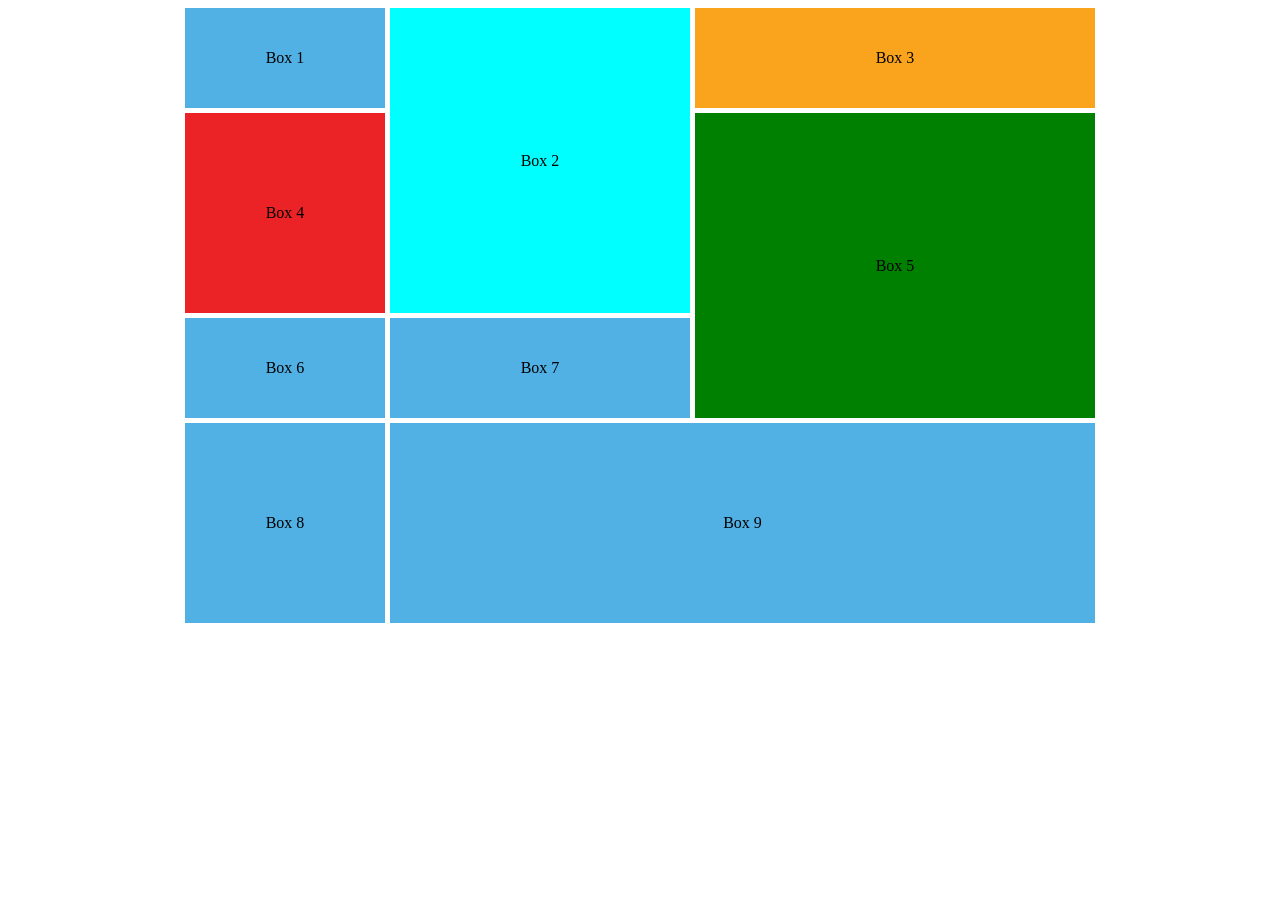
<file: WDD_lab_task_4/forth.html>
<!DOCTYPE html>
<html lang="en">
<head>
    <meta charset="UTF-8">
    <meta name="viewport" content="width=device-width, initial-scale=1.0">
    <title>Grid</title>

    <style>
        .container{
            display: grid;
            background-color:white;
            grid-template-columns: 200px 300px 400px;
            grid-template-rows: 100px 200px 100px 200px;
            column-gap: 5px;
            row-gap: 5px;
            justify-content: center;
            text-align: center;
            
           
            
            
            
        }

        .item1{
            background-color: #51B1E4;
            display: grid;
            place-items: center;
            
        }

        .item2{
            background-color: aqua;
            grid-row: 1 / 3 ;
            grid-column: 2;
            display: grid;
            place-items: center;
            
        }
        .item3{
             background-color:#F9A41C;
            display: grid;
            place-items: center;
        }
        .item4{
            background-color:#EC2326;
            display: grid;
            place-items: center;
        }
        .item5{
            background-color: green;
            grid-column: 3;
            grid-row: 2 / 4;
            display: grid;
            place-items: center;
        }
        .item6{
            background-color: #51B1E4;
            display: grid;
            place-items: center;
        }
        .item7{
            background-color: #51B1E4;
            display: grid;
            place-items: center;
        }
        .item8{
            background-color: #51B1E4;
            display: grid;
            place-items: center;
        }
        .item9{
            background-color: #51B1E4;
            grid-column: 2 / 4;
            grid-row: 4;
            display: grid;
            place-items: center;
        }
    </style>
        
<div class="container">
    <div class="item1">Box 1</div>
    <div class="item2">Box 2</div>
    <div class="item3">Box 3</div>
    <div class="item4">Box 4</div>
    <div class="item5">Box 5</div>
    <div class="item6">Box 6</div>
    <div class="item7">Box 7</div>
    <div class="item8">Box 8</div>
    <div class="item9">Box 9</div>
</div>
       

</body>
</html>
</file>
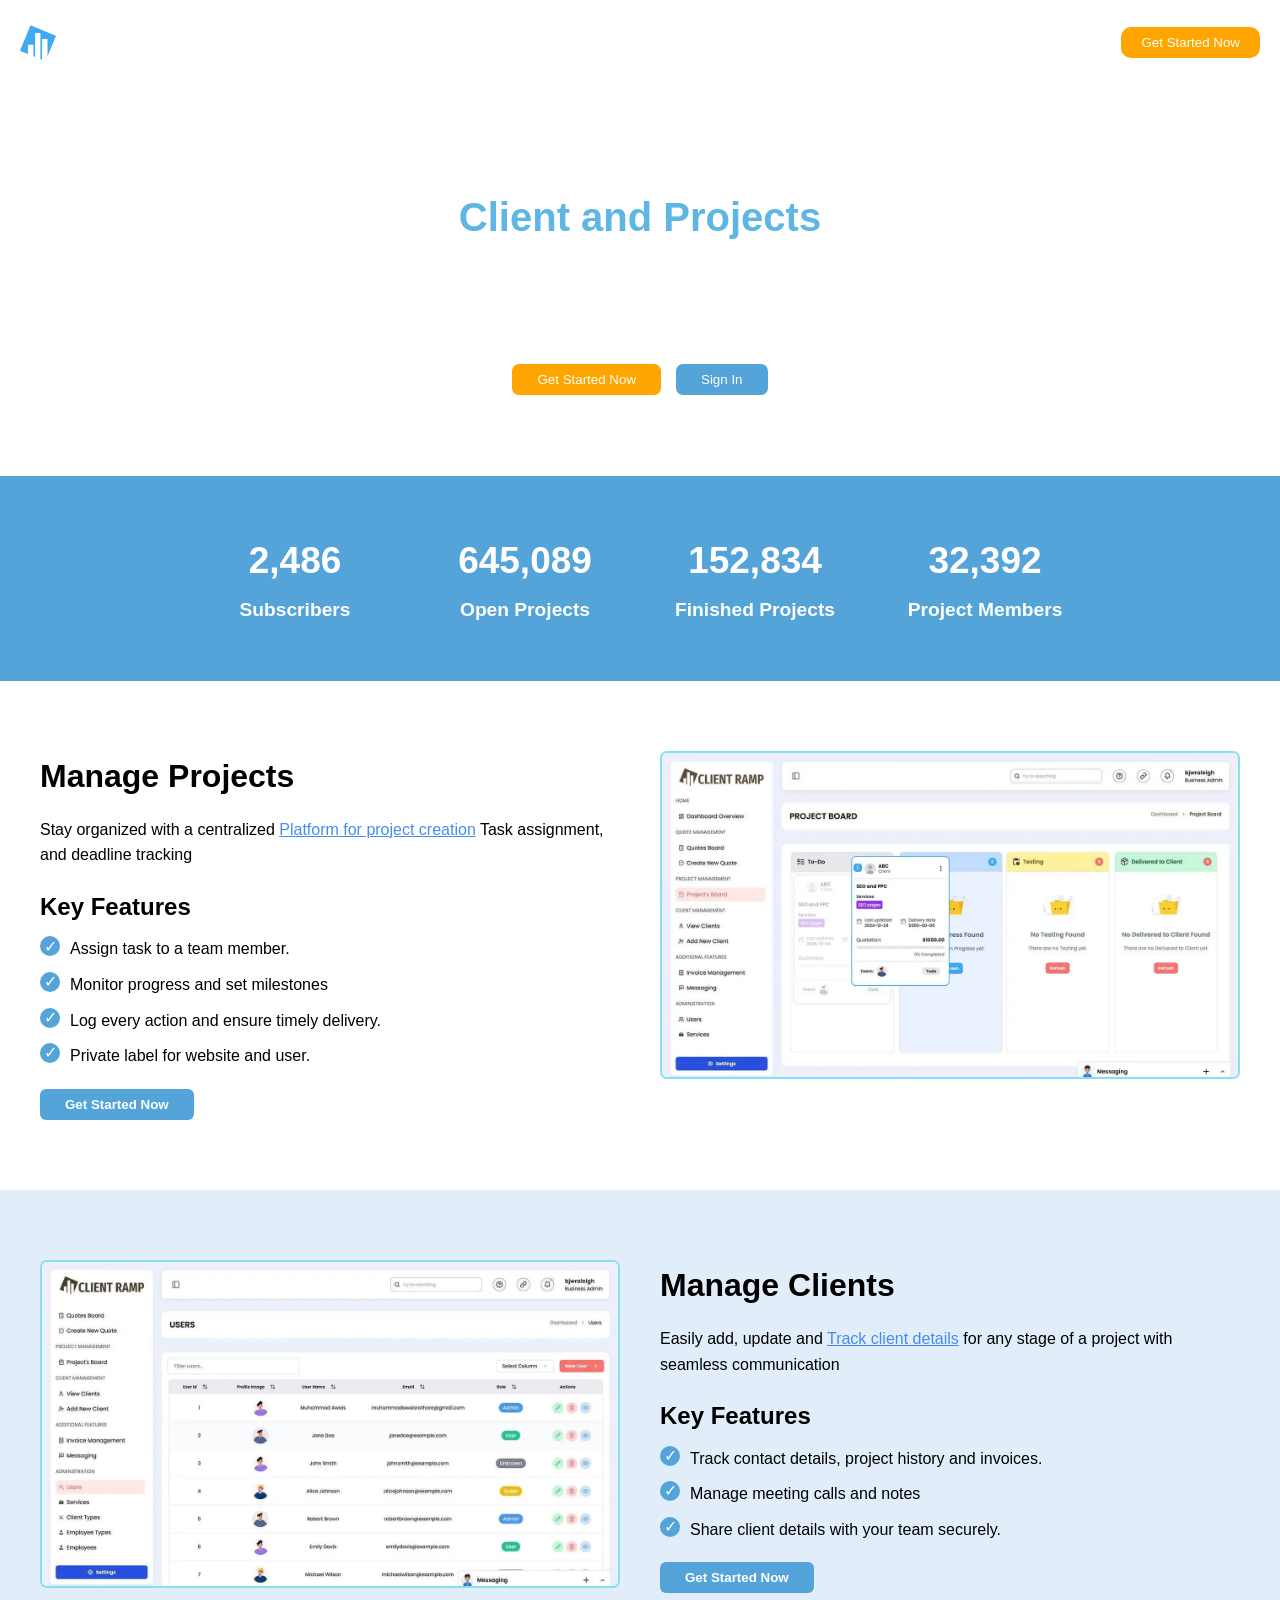
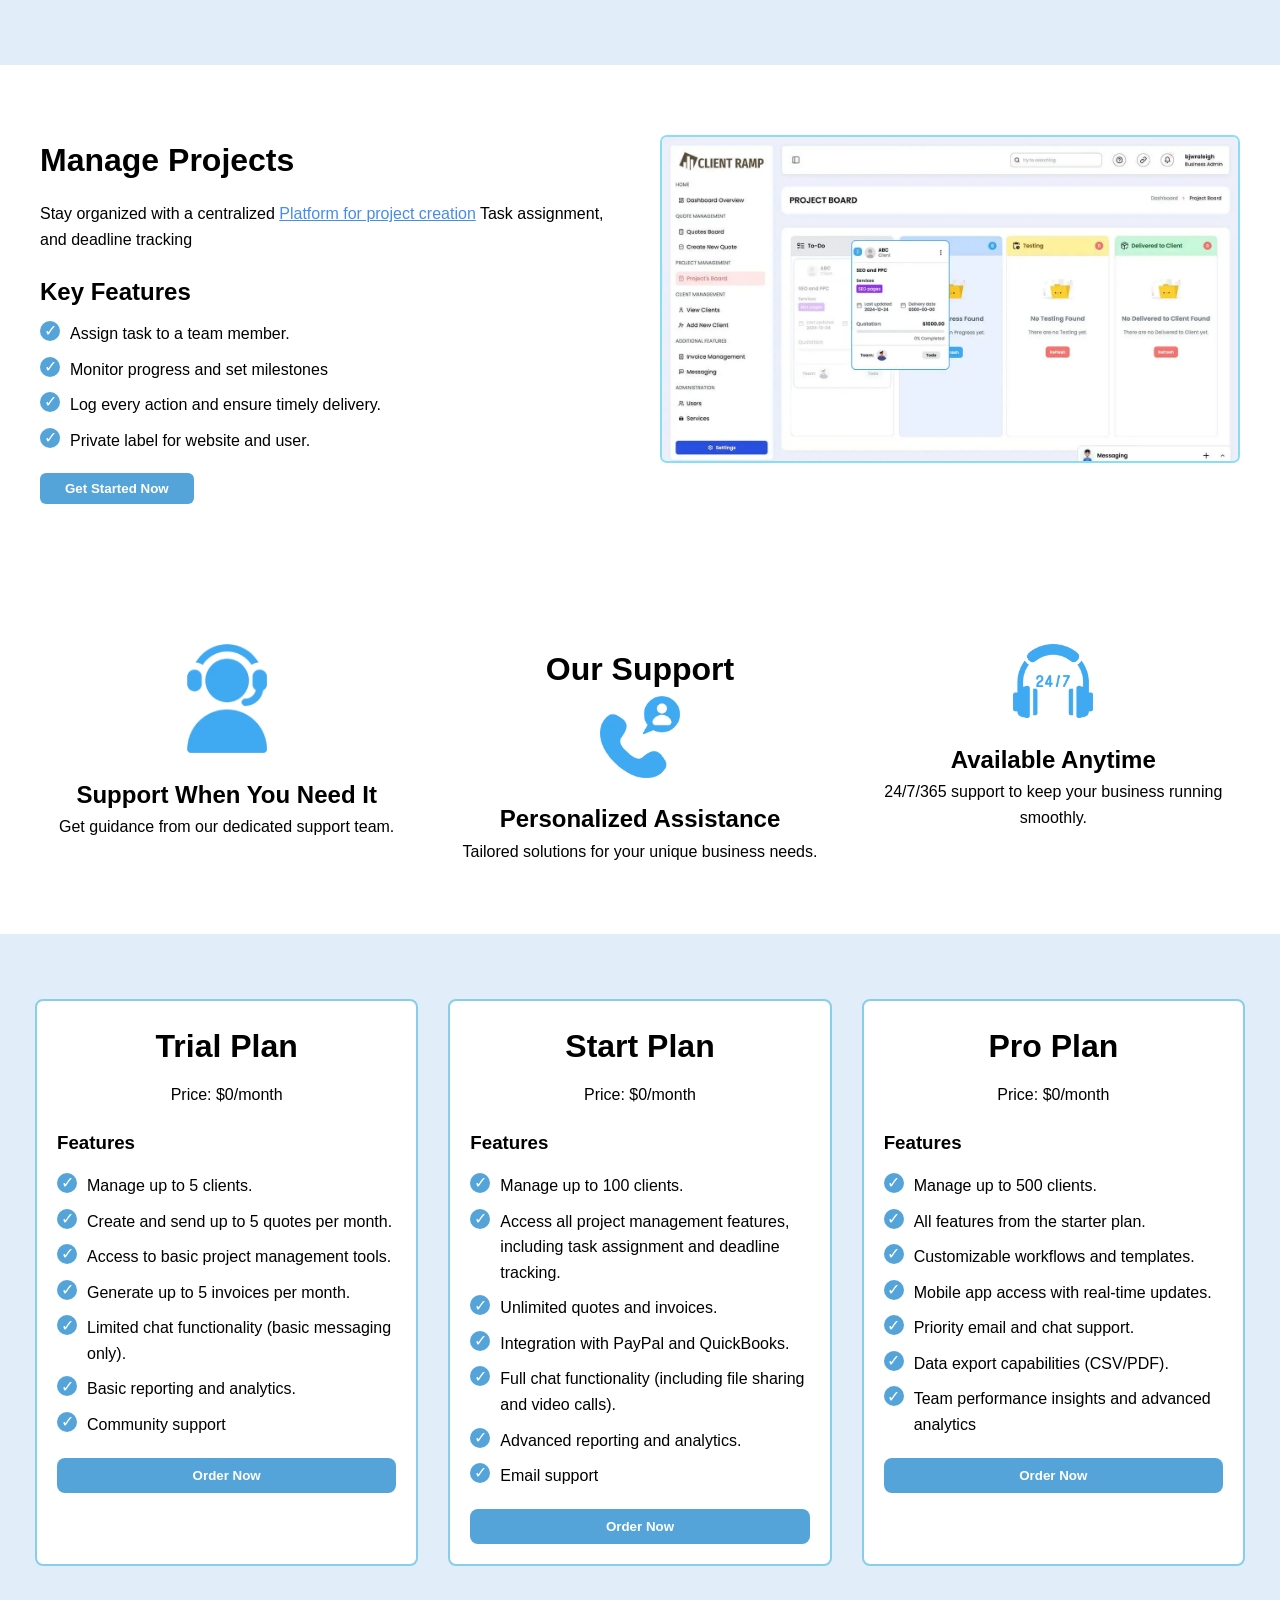
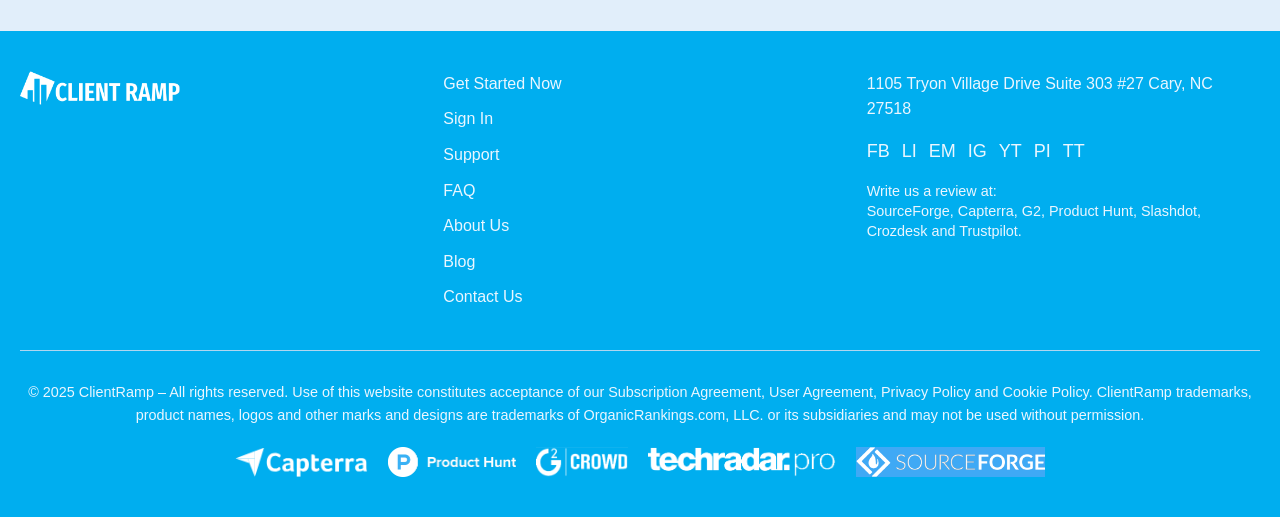
<file: WDD_lab_task_5/client_ramp_responsive.html>
<!DOCTYPE html>
<html lang="en">
<head>
    <meta charset="UTF-8">
    <meta name="viewport" content="width=device-width, initial-scale=1.0">
    <title>ClientRamp - Responsive</title>
    <style>
        /* Base styles */
        * {
            margin: 0;
            padding: 0;
            box-sizing: border-box;
        }
        
        body {
            font-family: 'Poppins', sans-serif;
            line-height: 1.6;
        }
        
        img {
            max-width: 100%;
            height: auto;
        }
        
        /* Header section */
        .head {
            background-image: linear-gradient(rgba(23, 61, 98, 0.7)), url("home-banner-bg.webp");
            min-height: 450px;
            background-position: center;
            background-size: cover;
            background-repeat: no-repeat;
            padding: 20px 0;
        }
        
        .logo {
            display: flex;
            justify-content: space-between;
            align-items: center;
            padding: 0 20px;
            flex-wrap: wrap;
        }
        
        .logo img {
            height: 35px;
        }
        
        .logo ul {
            display: flex;
            list-style: none;
            gap: 15px;
            margin: 10px 0;
        }
        
        .logo a {
            color: white;
            text-decoration: none;
        }
        
        .tb {
            padding: 8px 20px;
            border-radius: 10px;
            background-color: orange;
            border: none;
            color: white;
            cursor: pointer;
        }
        
        .mid_sec {
            display: flex;
            flex-direction: column;
            align-items: center;
            text-align: center;
            padding: 40px 20px;
        }
        
        .h3_1, .h3_2 {
            font-size: 2.5rem;
            font-weight: bolder;
            margin: 5px 0;
        }
        
        .h3_1 {
            color: white;
        }
        
        .h3_2 {
            color: rgb(94, 182, 229);
        }
        
        .mid_sec > p {
            color: white;
            margin: 15px 0;
        }
        
        .mid_but {
            display: flex;
            gap: 15px;
            margin: 15px 0;
            flex-wrap: wrap;
            justify-content: center;
        }
        
        .orange, .BLUE {
            padding: 8px 25px;
            border-radius: 7px;
            border: none;
            color: white;
            cursor: pointer;
        }
        
        .orange {
            background-color: orange;
        }
        
        .BLUE {
            background-color: #54A4DA;
        }
        
        .cre_p {
            color: white;
            text-align: center;
            padding: 10px 0;
        }
        
        /* Stats section */
        .no_portion {
            background-color: #54A4DA;
            display: flex;
            justify-content: center;
            align-items: center;
            flex-wrap: wrap;
            padding: 40px 20px;
        }
        
        .box {
            color: white;
            text-align: center;
            margin: 15px;
            min-width: 200px;
                font-size: 37px;
    font-weight: bolder;
        }
        
        .box p {
            font-size: 1.2rem;
            margin-top: 5px;
        }
        
        /* Content sections */
        .content-section {
            display: flex;
            flex-wrap: wrap;
            padding: 50px 20px;
        }
        
        .content-section:nth-child(even) {
            background-color: #E1EEFA;
        }
        
        .content-section:nth-child(odd) {
            background-color: white;
        }
        
        .text-content, .image-content {
            flex: 1 1 500px;
            padding: 20px;
        }
        
        .image-content img {
            border: 2px solid rgb(136, 222, 243);
            border-radius: 7px;
            width: 100%;
            height: auto;
        }
        
        .text-content h3 {
            font-size: 2rem;
            margin-bottom: 15px;
        }
        
        .text-content p {
            margin-bottom: 20px;
            line-height: 1.6;
        }
        
        .text-content h4 {
            font-size: 1.5rem;
            margin: 20px 0 10px;
        }
        
        .text-content ol {
            list-style: none;
            margin-bottom: 20px;
        }
        
        .text-content li {
            margin-bottom: 10px;
            display: flex;
            align-items: flex-start;
        }
        
        .ticks {
            display: inline-flex;
            justify-content: center;
            align-items: center;
            width: 20px;
            height: 20px;
            border-radius: 50%;
            background-color: #54A4DA;
            color: white;
            margin-right: 10px;
            flex-shrink: 0;
        }
        
        .text-content button {
            background-color: #54A4DA;
            color: white;
            border: none;
            padding: 8px 25px;
            border-radius: 6px;
            cursor: pointer;
            font-weight: bold;
        }
        
        /* Support section */
        .ninth_po {
            display: flex;
            flex-wrap: wrap;
            justify-content: center;
            padding: 50px 20px;
        }
        
        .n_mic, .n_call, .n_arphn {
            flex: 1 1 300px;
            text-align: center;
            padding: 20px;
        }
        
        .n_mic img, .n_call img, .n_arphn img {
            max-width: 80px;
            margin-bottom: 15px;
        }
        
        /* Pricing section */
        .tenth_po {
            background-color: #E1EEFA;
            padding: 50px 20px;
            display: flex;
            flex-wrap: wrap;
            justify-content: center;
        }
        
        .box_i, .box_ii, .box_iii {
            background-color: white;
            border: 2px solid skyblue;
            border-radius: 8px;
            padding: 20px;
            margin: 15px;
            flex: 1 1 300px;
            max-width: 400px;
        }
        
        .box_i h1, .box_ii h1, .box_iii h1 {
            text-align: center;
            margin-bottom: 10px;
        }
        
        .box_i p, .box_ii p, .box_iii p {
            text-align: center;
            margin-bottom: 20px;
        }
        
        .box_i h3, .box_ii h3, .box_iii h3 {
            margin-bottom: 15px;
        }
        
        .boxes_ol {
            list-style: none;
            margin-bottom: 20px;
        }
        
        .boxes_ol li {
            margin-bottom: 10px;
            display: flex;
            align-items: flex-start;
        }
        
        .box_i button, .box_ii button, .box_iii button {
            background-color: #54A4DA;
            color: white;
            border: none;
            padding: 10px 20px;
            border-radius: 8px;
            width: 100%;
            cursor: pointer;
            font-weight: bold;
        }
        
        /* Footer */
        .footer {
            background-color: #00AEEF;
            color: #eaf6ff;
            padding: 40px 20px;
        }
        
        .footer-top {
            display: flex;
            flex-wrap: wrap;
            gap: 30px;
            margin-bottom: 30px;
        }
        
        .footer-left, .footer-center, .footer-right {
            flex: 1 1 300px;
        }
        
        .footer-left img {
            max-width: 160px;
            filter: brightness(0) invert(1);
        }
        
        .footer-center ul {
            list-style: none;
        }
        
        .footer-center li {
            margin-bottom: 10px;
        }
        
        .social-icons {
            display: flex;
            gap: 12px;
            margin: 15px 0;
            font-size: 18px;
        }
        
        .review-line {
            margin-top: 10px;
            font-size: 0.9rem;
            line-height: 1.4;
        }
        
        hr {
            border: none;
            height: 1px;
            background: #b0d6f0;
            margin: 30px 0;
        }
        
        .footer-bottom {
            text-align: center;
            font-size: 0.9rem;
            line-height: 1.6;
        }
        
        .review-logos {
            display: flex;
            flex-wrap: wrap;
            justify-content: center;
            gap: 20px;
            margin-top: 20px;
        }
        
        .review-logos img {
            height: 30px;
        }
        
        /* Media Queries for Responsiveness */
        @media (max-width: 1024px) {
            .h3_1, .h3_2 {
                font-size: 2rem;
            }
        }
        
        @media (max-width: 768px) {
            .logo {
                flex-direction: column;
                align-items: center;
            }
            
            .logo ul {
                margin: 15px 0;
            }
            
            .h3_1, .h3_2 {
                font-size: 1.8rem;
            }
            
            .text-content, .image-content {
                flex: 1 1 100%;
            }
            
            .content-section {
                padding: 30px 15px;
            }
            
            .text-content h3 {
                font-size: 1.6rem;
            }
            
            .text-content h4 {
                font-size: 1.3rem;
            }
            
            .ninth_po {
                padding: 30px 15px;
            }
            
            .tenth_po {
                padding: 30px 15px;
            }
        }
        
        @media (max-width: 480px) {
            .head {
                min-height: 400px;
            }
            
            .h3_1, .h3_2 {
                font-size: 1.5rem;
            }
            
            .mid_but {
                flex-direction: column;
                align-items: center;
            }
            
            .orange, .BLUE {
                width: 200px;
            }
            
            .box {
                min-width: 150px;
            }
            
            .text-content h3 {
                font-size: 1.4rem;
            }
            
            .text-content h4 {
                font-size: 1.2rem;
            }
            
            .footer-top {
                flex-direction: column;
            }
        }
    </style>
</head>
<body>
    <!-- Header Section -->
    <div class="head">
        <div class="logo">
            <img src="logo-client-ramp1.webp" alt="ClientRamp Logo">
            <ul>
                <li><a href="">Support</a></li>
                <li><a href="">FAQ</a></li>
                <li><a href="">Contact Us</a></li>
                <li><a href="">Sign In</a></li>
            </ul>
            <button class="tb">Get Started Now</button>
        </div>
        
        <div class="mid_sec">
            <h3 class="h3_1">Manage Your</h3>
            <h3 class="h3_2">Client and Projects</h3>
            <p>All-in-One CRM, Project Management and Client Relationship Tools</p>
        </div>
        
        <div class="mid_but">
            <button class="orange">Get Started Now</button>
            <button class="BLUE">Sign In</button>
        </div>
        
        <div class="cre_p">
            <p>No credit card required to get started!</p>
        </div>
    </div>

    <!-- Stats Section -->
    <div class="no_portion">
        <div class="box">2,486 <p>Subscribers</p></div>
        <div class="box">645,089 <p>Open Projects</p></div>
        <div class="box">152,834 <p>Finished Projects</p></div>
        <div class="box">32,392 <p>Project Members</p></div>
    </div>

    <!-- Content Sections -->
    <div class="content-section">
        <div class="text-content">
            <h3>Manage Projects</h3>
            <p>Stay organized with a centralized <a style="color: rgb(70, 140, 237); text-decoration: underline;" href="#">Platform for project creation</a> Task assignment, and deadline tracking</p>
            <h4>Key Features</h4>
            <ol>
                <li><span class="ticks">&#10003;</span> Assign task to a team member.</li>
                <li><span class="ticks">&#10003;</span> Monitor progress and set milestones</li>
                <li><span class="ticks">&#10003;</span> Log every action and ensure timely delivery.</li>
                <li><span class="ticks">&#10003;</span> Private label for website and user.</li>
            </ol>
            <button>Get Started Now</button>
        </div>
        <div class="image-content">
            <img src="manage-projects.webp" alt="Manage Projects">
        </div>
    </div>

    <div class="content-section">
        <div class="image-content">
            <img src="manage-clients.webp" alt="Manage Clients">
        </div>
        <div class="text-content">
            <h3>Manage Clients</h3>
            <p>Easily add, update and <a style="color: rgb(70, 140, 237); text-decoration: underline;" href="#">Track client details</a> for any stage of a project with seamless communication</p>
            <h4>Key Features</h4>
            <ol>
                <li><span class="ticks">&#10003;</span> Track contact details, project history and invoices.</li>
                <li><span class="ticks">&#10003;</span> Manage meeting calls and notes</li>
                <li><span class="ticks">&#10003;</span> Share client details with your team securely.</li>
            </ol>
            <button>Get Started Now</button>
        </div>
    </div>

    <div class="content-section">
        <div class="text-content">
            <h3>Manage Projects</h3>
            <p>Stay organized with a centralized <a style="color: rgb(70, 140, 237); text-decoration: underline;" href="#">Platform for project creation</a> Task assignment, and deadline tracking</p>
            <h4>Key Features</h4>
            <ol>
                <li><span class="ticks">&#10003;</span> Assign task to a team member.</li>
                <li><span class="ticks">&#10003;</span> Monitor progress and set milestones</li>
                <li><span class="ticks">&#10003;</span> Log every action and ensure timely delivery.</li>
                <li><span class="ticks">&#10003;</span> Private label for website and user.</li>
            </ol>
            <button>Get Started Now</button>
        </div>
        <div class="image-content">
            <img src="manage-projects.webp" alt="Manage Projects">
        </div>
    </div>


    <!-- Continue with other content sections following the same pattern -->
    <!-- For brevity, I've included only two sections as examples -->

    <!-- Support Section -->
    <div class="ninth_po">
        <div class="n_mic">
            <img src="noun-support-4831710.webp" alt="Support">
            <h2>Support When You Need It</h2>
            <p>Get guidance from our dedicated support team.</p>
        </div>
        <div class="n_call">
            <h1>Our Support</h1>
            <img src="noun-assistance-6762704.webp" alt="Assistance">
            <h2>Personalized Assistance</h2>
            <p>Tailored solutions for your unique business needs.</p>
        </div>
        <div class="n_arphn">
            <img src="noun-24hr-helpline-3309604.webp" alt="24/7 Helpline">
            <h2>Available Anytime</h2>
            <p>24/7/365 support to keep your business running smoothly.</p>
        </div>
    </div>

    <!-- Pricing Section -->
    <div class="tenth_po">
        <div class="box_i">
            <h1>Trial Plan</h1>
            <p>Price: $0/month</p>
            <h3>Features</h3>
            <ol class="boxes_ol">
                <li><span class="ticks">&#10003;</span> Manage up to 5 clients.</li>
                <li><span class="ticks">&#10003;</span> Create and send up to 5 quotes per month.</li>
                <li><span class="ticks">&#10003;</span> Access to basic project management tools.</li>
                <li><span class="ticks">&#10003;</span> Generate up to 5 invoices per month.</li>
                <li><span class="ticks">&#10003;</span> Limited chat functionality (basic messaging only).</li>
                <li><span class="ticks">&#10003;</span> Basic reporting and analytics.</li>
                <li><span class="ticks">&#10003;</span> Community support</li>
            </ol>
            <button>Order Now</button>
        </div>
        
        <div class="box_ii">
            <h1>Start Plan</h1>
            <p>Price: $0/month</p>
            <h3>Features</h3>
            <ol class="boxes_ol">
                <li><span class="ticks">&#10003;</span> Manage up to 100 clients.</li>
                <li><span class="ticks">&#10003;</span> Access all project management features, including task assignment and deadline tracking.</li>
                <li><span class="ticks">&#10003;</span> Unlimited quotes and invoices.</li>
                <li><span class="ticks">&#10003;</span> Integration with PayPal and QuickBooks.</li>
                <li><span class="ticks">&#10003;</span> Full chat functionality (including file sharing and video calls).</li>
                <li><span class="ticks">&#10003;</span> Advanced reporting and analytics.</li>
                <li><span class="ticks">&#10003;</span> Email support</li>
            </ol>
            <button>Order Now</button>
        </div>
        
        <div class="box_iii">
            <h1>Pro Plan</h1>
            <p>Price: $0/month</p>
            <h3>Features</h3>
            <ol class="boxes_ol">
                <li><span class="ticks">&#10003;</span> Manage up to 500 clients.</li>
                <li><span class="ticks">&#10003;</span> All features from the starter plan.</li>
                <li><span class="ticks">&#10003;</span> Customizable workflows and templates.</li>
                <li><span class="ticks">&#10003;</span> Mobile app access with real-time updates.</li>
                <li><span class="ticks">&#10003;</span> Priority email and chat support.</li>
                <li><span class="ticks">&#10003;</span> Data export capabilities (CSV/PDF).</li>
                <li><span class="ticks">&#10003;</span> Team performance insights and advanced analytics</li>
            </ol>
            <button>Order Now</button>
        </div>
    </div>

    <!-- Footer -->
    <div class="footer">
        <div class="footer-top">
            <div class="footer-left">
                <img src="logo-client-ramp1.webp" alt="ClientRamp Logo">
            </div>
            <div class="footer-center">
                <ul>
                    <li>Get Started Now</li>
                    <li>Sign In</li>
                    <li>Support</li>
                    <li>FAQ</li>
                    <li>About Us</li>
                    <li>Blog</li>
                    <li>Contact Us</li>
                </ul>
            </div>
            <div class="footer-right">
                <p>1105 Tryon Village Drive Suite 303 #27 Cary, NC 27518</p>
                <div class="social-icons">
                    <span>FB</span>
                    <span>LI</span>
                    <span>EM</span>
                    <span>IG</span>
                    <span>YT</span>
                    <span>PI</span>
                    <span>TT</span>
                </div>
                <p class="review-line">Write us a review at: <br> SourceForge, Capterra, G2, Product Hunt, Slashdot, Crozdesk and Trustpilot.</p>
            </div>
        </div>
        
        <hr>
        
        <div class="footer-bottom">
            <p>
                © 2025 ClientRamp – All rights reserved. Use of this website constitutes acceptance of our Subscription Agreement, User Agreement, Privacy Policy and Cookie Policy. ClientRamp trademarks, product names, logos and other marks and designs are trademarks of OrganicRankings.com, LLC. or its subsidiaries and may not be used without permission.
            </p>
            <div class="review-logos">
                <img src="capterra.png" alt="Capterra">
                <img src="producthunt.png" alt="Product Hunt">
                <img src="g2crowd.png" alt="G2">
                <img src="techradar.png" alt="TechRadar">
                <img src="sourceforge.png" alt="SourceForge">
            </div>
        </div>
    </div>
</body>
</html>
</file>
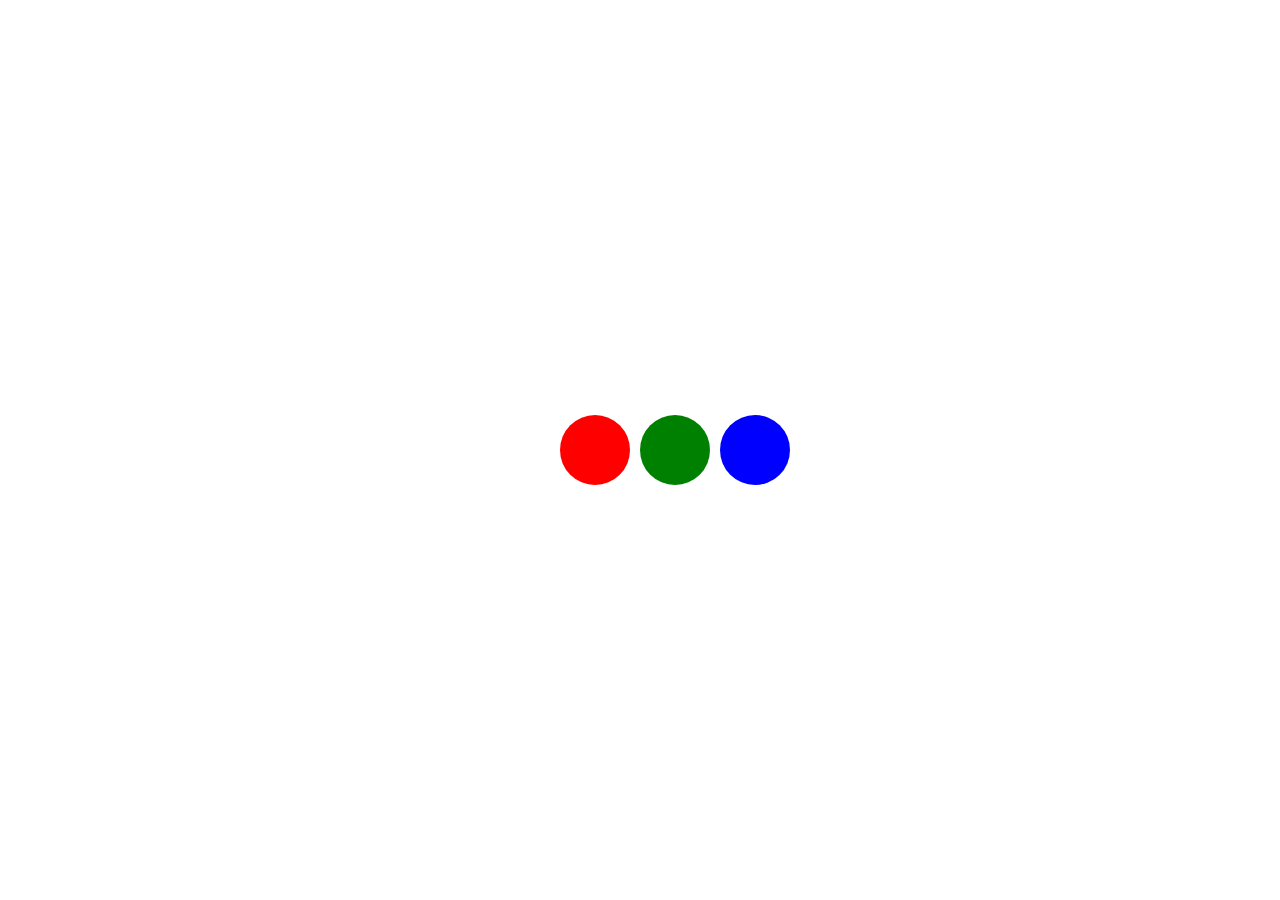
<file: WDD_lab_task_6/index_bowling.html>
<!DOCTYPE html>
<html lang="en">
<head>
    <meta charset="UTF-8">
    <meta name="viewport" content="width=device-width, initial-scale=1.0">
    <title>Animated Balls</title>
    <style>
        body {
            display: flex;
            justify-content: center;
            align-items: center;
            min-height: 100vh;
            margin: 0;
        }

        @keyframes redBallAnimation {
            0% { transform: translateY(0); background-color: red; }
            50% { transform: translateY(-60px); background-color: #ea6e6e; }
            100% { transform: translateY(0); background-color: red; }
        }

        @keyframes greenBallAnimation {
            0% { transform: translateY(0); background-color: green; }
            50% { transform: translateY(-60px); background-color: #74db74; }
            100% { transform: translateY(0); background-color: green; }
        }

        @keyframes blueBallAnimation {
            0% { transform: translateY(0); background-color: blue; }
            50% { transform: translateY(-60px); background-color: #8fcade; }
            100% { transform: translateY(0); background-color: blue; }
        }

        .ball {
            width: 70px;
            height: 70px;
            border-radius: 50%;
            position: absolute;
            cursor: pointer;
        }

        #red-ball {
            background-color: red;
            left: calc(50% - 80px);
            animation: redBallAnimation 4s infinite ease-in-out;
        }

        #green-ball {
            background-color: green;
            left: calc(50% - 0px);
            animation: greenBallAnimation 4s infinite ease-in-out;
            animation-delay: 1.5s;
        }

        #blue-ball {
            background-color: blue;
            left: calc(50% + 80px);
            animation: blueBallAnimation 4s infinite ease-in-out;
            animation-delay: 2.5s;
        }
    </style>
</head>
<body>
    <div id="red-ball" class="ball"></div>
    <div id="green-ball" class="ball"></div>
    <div id="blue-ball" class="ball"></div>
</body>
</html>
</file>
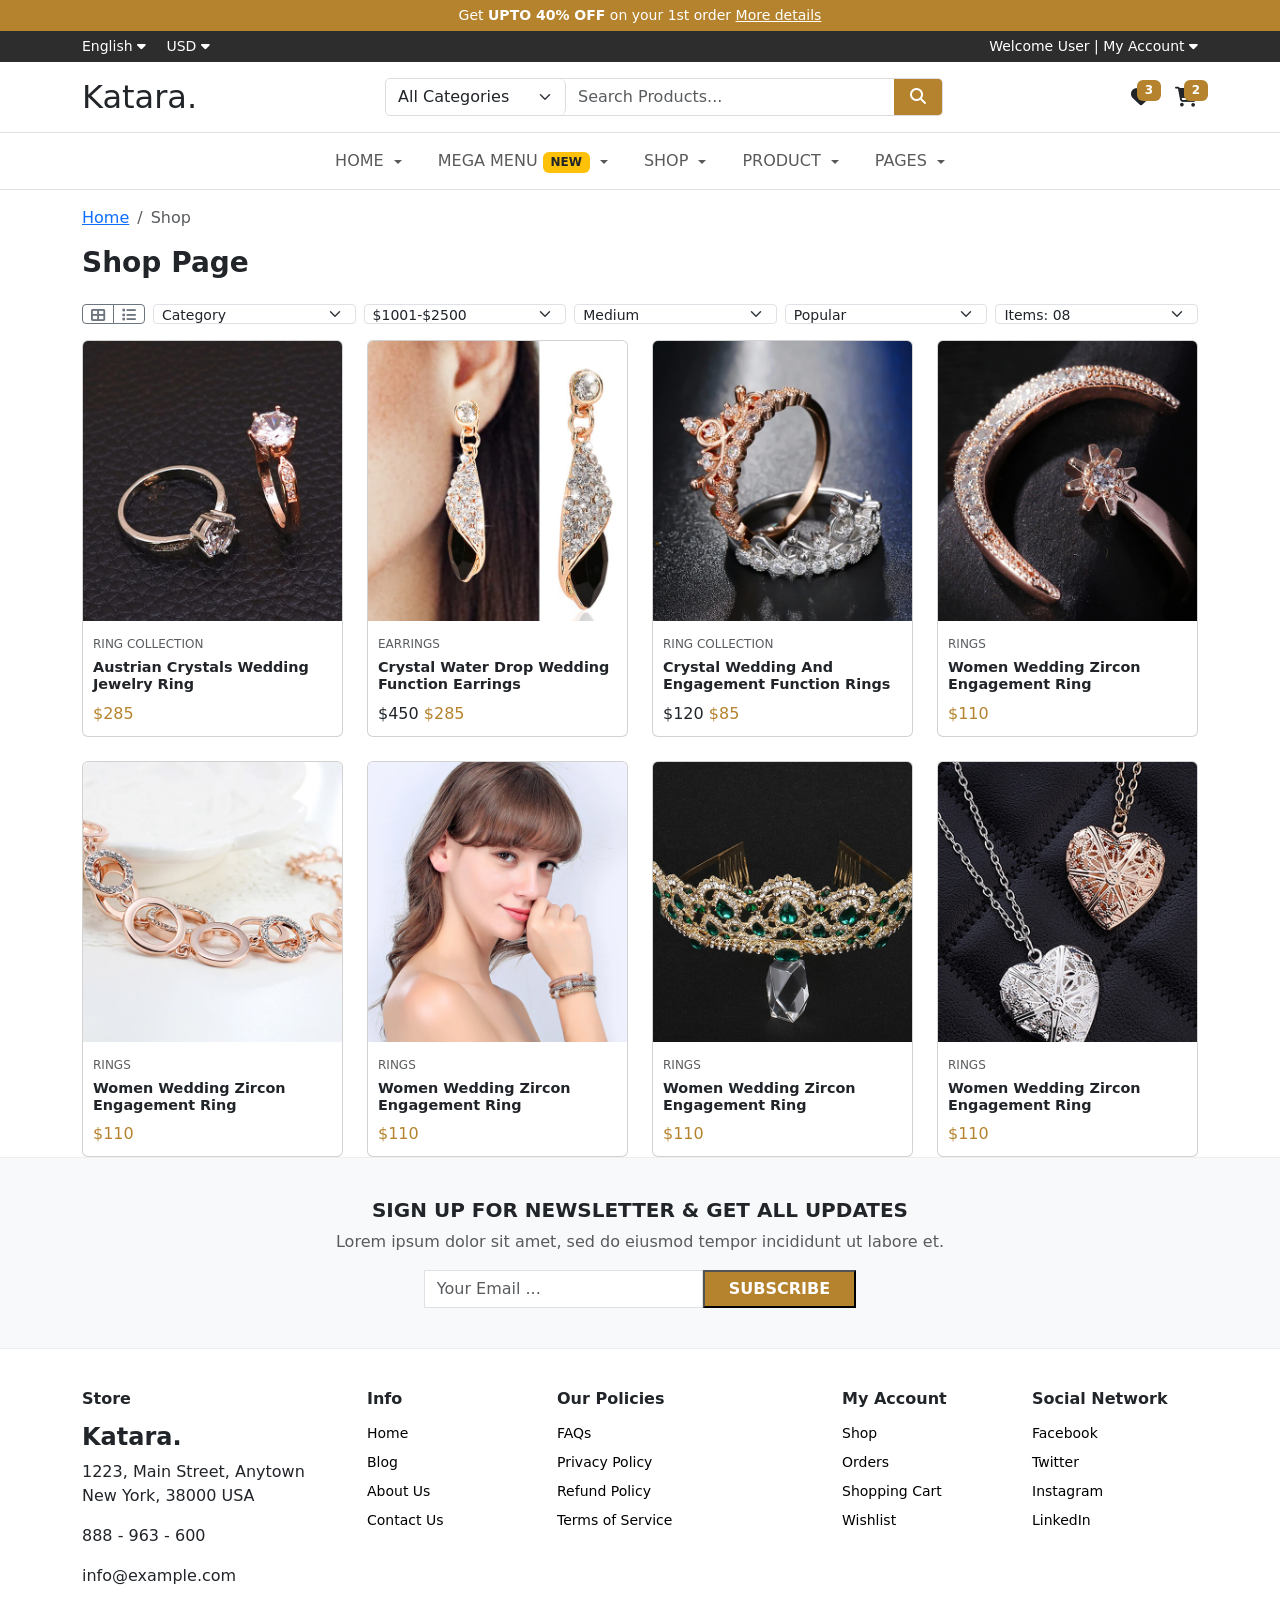
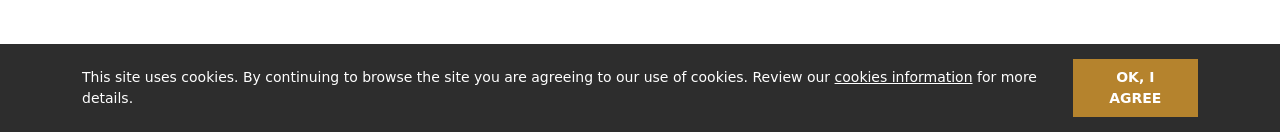
<file: WDD_lab_task_7/Lab_task_7.html>
<!DOCTYPE html>
<html lang="en">
<head>
  <meta charset="UTF-8">
  <meta name="viewport" content="width=device-width, initial-scale=1.0">
  <title>Katara Navbar</title>
  <!-- Bootstrap CSS -->
  <link href="https://cdn.jsdelivr.net/npm/bootstrap@5.3.2/dist/css/bootstrap.min.css" rel="stylesheet">
  <!-- FontAwesome -->
  <link href="https://cdnjs.cloudflare.com/ajax/libs/font-awesome/6.5.0/css/all.min.css" rel="stylesheet">
  <style>
    .top-bar {
      background-color: #b5832d;
      color: white;
      font-size: 14px;
      padding: 5px 0;
    }
    .top-links {
      background-color: #2d2d2d;
      color: white;
      font-size: 14px;
      padding: 5px 0;
    }
    .navbar-nav .nav-link {
      font-weight: 500;
      text-transform: uppercase;
    }
    .badge-custom {
      background: #b5832d;
      font-size: 12px;
      position: absolute;
      top: -5px;
      right: -10px;
    }
    .search-bar {
      border: 1px solid #ddd;
      border-radius: 5px;
      overflow: hidden;
    }
    .search-bar select {
      border: none;
      border-right: 1px solid #ddd;
    }
    .search-bar input {
      border: none;
    }
    .search-bar button {
      background-color: #b5832d;
      border: none;
      color: white;
    }
    /* Dropdown Styles */
    .dropdown-menu {
      border: none;
      box-shadow: 0 2px 15px rgba(0,0,0,0.1);
      border-radius: 8px;
      padding: 8px 0;
    }
    .dropdown-item {
      padding: 8px 20px;
      font-size: 14px;
    }
    .dropdown-item:hover {
      background-color: #f8f9fa;
      color: #b5832d;
    }
    .dropdown-divider {
      margin: 8px 0;
      border-color: #eee;
    }
    .navbar-nav .nav-item {
      margin: 0 10px;
    }
    .nav-link.dropdown-toggle::after {
      margin-left: 5px;
      vertical-align: middle;
    }
    .product-price{
      color: #b5832d;
      margin-bottom: 0;
    }
    .text-muted{
      color: #b5832d;
    }
    .card-img-top {
      height: 280px;
      object-fit: cover;
    }
    .card-body {
      padding: 10px;
    }
    .card-body h6 {
      font-size: 0.9rem;
      margin-bottom: 8px;
      font-weight: 700;
    }
    .card-body small {
      font-size: 0.75rem;
    }
    .card-body p {
      margin-bottom: 0;
    }

     .newsletter-section {
      background-color: #f8f9fa;
      padding: 40px 0;
      border-top: 1px solid #eee;
    }
    .newsletter-section input {
      border-radius: 0;
    }
    .newsletter-section button {
      background-color: #b5832d;
      color: white;
      border-radius: 0;
      font-weight: bold;
    }
    .footer {
      padding: 40px 0;
      border-top: 1px solid #eee;
    }
    .footer h6 {
      font-weight: bold;
      margin-bottom: 15px;
    }
    .footer a {
      display: block;
      margin-bottom: 8px;
      color: #000;
      text-decoration: none;
      font-size: 14px;
    }
    .footer a:hover {
      text-decoration: underline;
    }
    .cookie-bar {
      background-color: #2d2d2d;
      color: white;
      padding: 15px 0;
      font-size: 14px;
    }
    .cookie-bar button {
      background-color: #b5832d;
      color: white;
      font-weight: bold;
      border: none;
      padding: 8px 16px;
    }

  </style>
</head>    
<body>

  <!-- Promo Bar -->
  <div class="top-bar text-center">
    Get <strong>UPTO 40% OFF</strong> on your 1st order <a href="#" class="text-white text-decoration-underline">More details</a>
  </div>

  <!-- Language, Currency & User -->
  <div class="top-links">
    <div class="container d-flex justify-content-between">
      <div>
        <span class="me-3">English <i class="fa fa-caret-down"></i></span>
        <span>USD <i class="fa fa-caret-down"></i></span>
      </div>
      <div>
        Welcome User | <a href="#" class="text-white text-decoration-none">My Account <i class="fa fa-caret-down"></i></a>
      </div>
    </div>
  </div>

  <!-- Logo + Search + Icons -->
  <div class="container py-3 d-flex align-items-center justify-content-between">
    <h2 class="m-0">Katara.</h2>
    <div class="search-bar d-flex w-50">
      <select class="form-select w-50">
        <option>All Categories</option>
        <option>Fashion</option>
        <option>Electronics</option>
      </select>
      <input type="text" class="form-control" placeholder="Search Products...">
      <button class="px-3"><i class="fa fa-search"></i></button>
    </div>
    <div class="d-flex align-items-center">
      <div class="position-relative me-4">
        <i class="fa fa-heart fa-lg"></i>
        <span class="badge badge-custom">3</span>
      </div>
      <div class="position-relative">
        <i class="fa fa-shopping-cart fa-lg"></i>
        <span class="badge badge-custom">2</span>
      </div>
    </div>
  </div>

  <!-- Main Navigation -->
  <nav class="navbar navbar-expand-lg navbar-light border-top border-bottom">
    <div class="container">
      <ul class="navbar-nav mx-auto">
        <!-- Home Dropdown -->
        <li class="nav-item dropdown">
          <a class="nav-link dropdown-toggle" href="#" role="button" data-bs-toggle="dropdown" aria-expanded="false">
            Home
          </a>
          <ul class="dropdown-menu">
            <li><a class="dropdown-item" href="#">Home 1</a></li>
            <li><a class="dropdown-item" href="#">Home 2</a></li>
            <li><a class="dropdown-item" href="#">Home 3</a></li>
          </ul>
        </li>

        <!-- Mega Menu Dropdown -->
        <li class="nav-item dropdown">
          <a class="nav-link dropdown-toggle" href="#" role="button" data-bs-toggle="dropdown" aria-expanded="false">
            Mega Menu <span class="badge bg-warning text-dark">New</span>
          </a>
          <ul class="dropdown-menu">
            <li><a class="dropdown-item" href="#">RING</a></li>
            <li><a class="dropdown-item" href="#">Earrings</a></li>
            <li><a class="dropdown-item" href="#">Crowns</a></li>
            <li><a class="dropdown-item" href="#">Necklace</a></li>
            <li><hr class="dropdown-divider"></li>
            <li><a class="dropdown-item" href="#">Special Offers</a></li>
          </ul>
        </li>

        <!-- Shop Dropdown -->
        <li class="nav-item dropdown">
          <a class="nav-link dropdown-toggle" href="#" role="button" data-bs-toggle="dropdown" aria-expanded="false">
            Shop
          </a>
          <ul class="dropdown-menu">
            <li><a class="dropdown-item" href="#">Top</a></li>
            <li><a class="dropdown-item" href="#">Right bar</a></li>
            <li><a class="dropdown-item" href="#">Top rightbar</a></li>
            <li><a class="dropdown-item" href="#">Left bar</a></li>
          </ul>
        </li>

        <!-- Product Dropdown -->
        <li class="nav-item dropdown">
          <a class="nav-link dropdown-toggle" href="#" role="button" data-bs-toggle="dropdown" aria-expanded="false">
            Product
          </a>
          <ul class="dropdown-menu">
            <li><a class="dropdown-item" href="#">Left Carousel</a></li>
            <li><a class="dropdown-item" href="#">Right Carousel</a></li>
            <li><a class="dropdown-item" href="#">Right banner</a></li>
            <li><hr class="dropdown-divider"></li>
            <li><a class="dropdown-item" href="#">Custom Orders</a></li>
          </ul>
        </li>

        <!-- Pages Dropdown -->
        <li class="nav-item dropdown">
          <a class="nav-link dropdown-toggle" href="#" role="button" data-bs-toggle="dropdown" aria-expanded="false">
            Pages
          </a>
          <ul class="dropdown-menu">
            <li><a class="dropdown-item" href="#">About Us</a></li>
            <li><a class="dropdown-item" href="#">Contact</a></li>
            <li><a class="dropdown-item" href="#">FAQ</a></li>
            <li><a class="dropdown-item" href="#">Privacy Policy</a></li>
          </ul>
        </li>
      </ul>
    </div>
  </nav>

  
  <!-- Breadcrumb -->
  <div class="container mt-3">
    <nav aria-label="breadcrumb">
      <ol class="breadcrumb">
        <li class="breadcrumb-item"><a href="#">Home</a></li>
        <li class="breadcrumb-item active" aria-current="page">Shop</li>
      </ol>
    </nav>

    <!-- Page Title -->
    <h3 class="fw-bold mb-4">Shop Page</h3>

    <!-- Filter Bar -->
    <div class="d-flex align-items-center gap-2 mb-3" style="height: 20px;">
      <div class="btn-group" style="height: 20px;">
        <button class="btn btn-sm btn-outline-secondary py-0 px-2" style="height: 20px;"><i class="fa fa-th-large"></i></button>
        <button class="btn btn-sm btn-outline-secondary py-0 px-2" style="height: 20px;"><i class="fa fa-list"></i></button>
      </div>
      <select class="form-select form-select-sm py-0" style="height: 20px;">
        <option>Category</option>
        <option>Necklace</option>
      </select>
      <select class="form-select form-select-sm py-0" style="height: 20px;">
        <option>$1001-$2500</option>
      </select>
      <select class="form-select form-select-sm py-0" style="height: 20px;">
        <option>Medium</option>
      </select>
      <select class="form-select form-select-sm py-0" style="height: 20px;">
        <option>Popular</option>
      </select>
      <select class="form-select form-select-sm py-0" style="height: 20px;">
        <option>Items: 08</option>
      </select>
    </div>

    <!-- Product Grid -->
    <div class="row g-4">
      
      <!-- Product 1 -->
      <div class="col-md-3 col-sm-6">
        <div class="card product-card">
          <div class="position-relative">
            <img src="k1.jpg" class="card-img-top" alt="Ring">
          </div>
          <div class="card-body text-left">
            <small class="text-muted">RING COLLECTION</small>
            <h6 class="mt-1">Austrian Crystals Wedding Jewelry Ring</h6>
            <p class="product-price">$285</p>
          </div>
        </div>
      </div>

      <!-- Product 2 -->
      <div class="col-md-3 col-sm-6">
        <div class="card product-card">
          <div class="position-relative">
            <img src="k2.jpg" class="card-img-top" alt="Earrings">
          </div>
          <div class="card-body text-left">
            <small class="text-muted">EARRINGS</small>
            <h6 class="mt-1">Crystal Water Drop Wedding Function Earrings</h6>
            <p><span class="old-price">$450</span> <span class="product-price">$285</span></p>
          </div>
        </div>
      </div>

      <!-- Product 3 -->
      <div class="col-md-3 col-sm-6">
        <div class="card product-card">
          <div class="position-relative">
            <img src="k3.jpg" class="card-img-top" alt="Ring">
          </div>
          <div class="card-body text-left">
            <small class="text-muted">RING COLLECTION</small>
            <h6 class="mt-1">Crystal Wedding And Engagement Function Rings</h6>
            <p><span class="old-price">$120</span> <span class="product-price">$85</span></p>
          </div>
        </div>
      </div>

      <!-- Product 4 -->
      <div class="col-md-3 col-sm-6">
        <div class="card product-card">
          <div class="position-relative">
            <img src="k4.jpg" class="card-img-top" alt="Ring">
          </div>
          <div class="card-body text-left">
            <small class="text-muted">RINGS</small>
            <h6 class="mt-1">Women Wedding Zircon Engagement Ring</h6>
            <p class="product-price">$110</p>
          </div>
        </div>
      </div>

       <!-- Product 5 -->
      <div class="col-md-3 col-sm-6">
        <div class="card product-card">
          <div class="position-relative">
            <img src="k5.jpg" class="card-img-top" alt="Ring">
          </div>
          <div class="card-body text-left">
            <small class="text-muted">RINGS</small>
            <h6 class="mt-1">Women Wedding Zircon Engagement Ring</h6>
            <p class="product-price">$110</p>
          </div>
        </div>
      </div>
        
       <!-- Product 6 -->
      <div class="col-md-3 col-sm-6">
        <div class="card product-card">
          <div class="position-relative">
            <img src="k6.jpg" class="card-img-top" alt="Ring">
          </div>
          <div class="card-body text-left">
            <small class="text-muted">RINGS</small>
            <h6 class="mt-1">Women Wedding Zircon Engagement Ring</h6>
            <p class="product-price">$110</p>
          </div>
        </div>
      </div>

       <!-- Product 7 -->
      <div class="col-md-3 col-sm-6">
        <div class="card product-card">
          <div class="position-relative">
            <img src="k7.jpg" class="card-img-top" alt="Ring">
          </div>
          <div class="card-body text-left">
            <small class="text-muted">RINGS</small>
            <h6 class="mt-1">Women Wedding Zircon Engagement Ring</h6>
            <p class="product-price">$110</p>
          </div>
        </div>
      </div>

       <!-- Product 8 -->
      <div class="col-md-3 col-sm-6">
        <div class="card product-card">
          <div class="position-relative">
            <img src="k8.jpg" class="card-img-top" alt="Ring">
          </div>
          <div class="card-body text-left">
            <small class="text-muted">RINGS</small>
            <h6 class="mt-1">Women Wedding Zircon Engagement Ring</h6>
            <p class="product-price">$110</p>
          </div>
        </div>
      </div>

    </div>
  </div>

    <!-- Newsletter Section -->
  <section class="newsletter-section">
    <div class="container text-center">
      <h5 class="fw-bold">SIGN UP FOR NEWSLETTER & GET ALL UPDATES</h5>
      <p class="text-muted">Lorem ipsum dolor sit amet, sed do eiusmod tempor incididunt ut labore et.</p>
      <div class="d-flex justify-content-center mt-3">
        <input type="email" class="form-control w-25" placeholder="Your Email ...">
        <button class="px-4">SUBSCRIBE</button>
      </div>
    </div>
  </section>

  <!-- Footer Section -->
  <footer class="footer">
    <div class="container">
      <div class="row">
        
        <!-- Store Info -->
        <div class="col-md-3">
          <h6>Store</h6>
          <h4 class="fw-bold">Katara.</h4>
          <p>1223, Main Street, Anytown New York, 38000 USA</p>
          <p>888 - 963 - 600</p>
          <p>info@example.com</p>
        </div>

        <!-- Info -->
        <div class="col-md-2">
          <h6>Info</h6>
          <a href="#">Home</a>
          <a href="#">Blog</a>
          <a href="#">About Us</a>
          <a href="#">Contact Us</a>
        </div>

        <!-- Policies -->
        <div class="col-md-3">
          <h6>Our Policies</h6>
          <a href="#">FAQs</a>
          <a href="#">Privacy Policy</a>
          <a href="#">Refund Policy</a>
          <a href="#">Terms of Service</a>
        </div>

        <!-- My Account -->
        <div class="col-md-2">
          <h6>My Account</h6>
          <a href="#">Shop</a>
          <a href="#">Orders</a>
          <a href="#">Shopping Cart</a>
          <a href="#">Wishlist</a>
        </div>

        <!-- Social -->
        <div class="col-md-2">
          <h6>Social Network</h6>
          <a href="#">Facebook</a>
          <a href="#">Twitter</a>
          <a href="#">Instagram</a>
          <a href="#">LinkedIn</a>
        </div>
      </div>
    </div>
  </footer>

  <!-- Cookie Bar -->
  <div class="cookie-bar">
    <div class="container d-flex justify-content-between align-items-center">
      <span>
        This site uses cookies. By continuing to browse the site you are agreeing to our use of cookies. 
        Review our <a href="#" class="text-white text-decoration-underline">cookies information</a> for more details.
      </span>
      <button>OK, I AGREE</button>
    </div>
  </div>

  <!-- Bootstrap JS -->
  <script src="https://cdn.jsdelivr.net/npm/bootstrap@5.3.2/dist/js/bootstrap.bundle.min.js"></script>
</body>
</html>
</file>
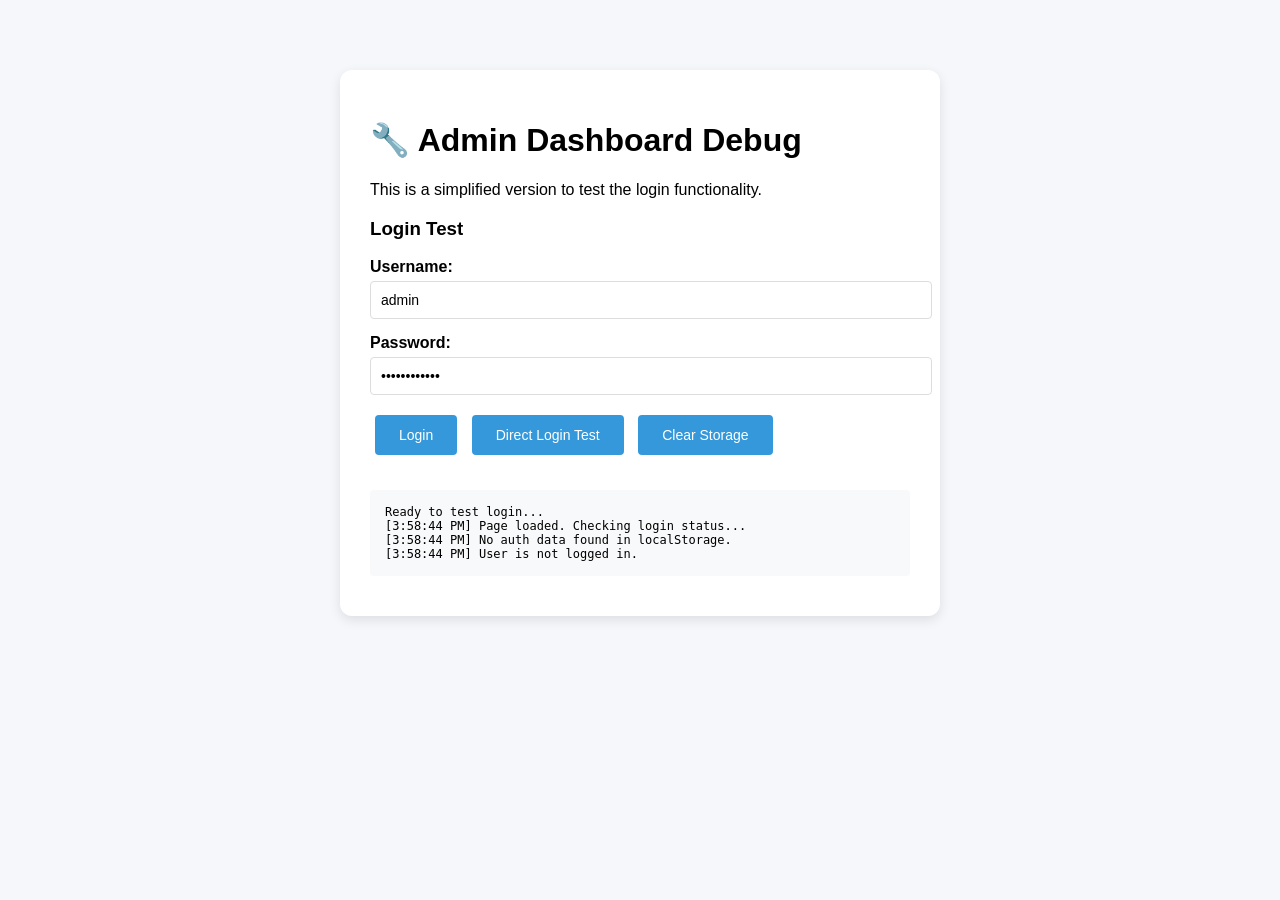
<file: WDD_OEL_task_(13)/admin-debug.html>
<!DOCTYPE html>
<html lang="en">

<head>
    <meta charset="UTF-8">
    <meta name="viewport" content="width=device-width, initial-scale=1.0">
    <title>Admin Debug - Shoe Point</title>
    <style>
        body {
            font-family: Arial, sans-serif;
            max-width: 600px;
            margin: 50px auto;
            padding: 20px;
            background: #f5f7fa;
        }

        .debug-container {
            background: white;
            padding: 30px;
            border-radius: 12px;
            box-shadow: 0 4px 12px rgba(0, 0, 0, 0.1);
        }

        .login-form {
            margin-bottom: 30px;
        }

        .form-group {
            margin-bottom: 15px;
        }

        label {
            display: block;
            margin-bottom: 5px;
            font-weight: bold;
        }

        input {
            width: 100%;
            padding: 10px;
            border: 1px solid #ddd;
            border-radius: 4px;
            font-size: 14px;
        }

        button {
            background: #3498db;
            color: white;
            border: none;
            padding: 12px 24px;
            border-radius: 4px;
            cursor: pointer;
            font-size: 14px;
            margin: 5px;
        }

        button:hover {
            background: #2980b9;
        }

        .debug-info {
            background: #f8f9fa;
            padding: 15px;
            border-radius: 4px;
            margin: 10px 0;
            font-family: monospace;
            font-size: 12px;
        }

        .success {
            background: #d4edda;
            color: #155724;
            padding: 10px;
            border-radius: 4px;
            margin: 10px 0;
        }

        .error {
            background: #f8d7da;
            color: #721c24;
            padding: 10px;
            border-radius: 4px;
            margin: 10px 0;
        }

        .dashboard-preview {
            display: none;
            background: #e8f4f8;
            padding: 20px;
            border-radius: 8px;
            margin-top: 20px;
        }

        .dashboard-preview.show {
            display: block;
        }



        .inventory-grid {
            display: grid;
            grid-template-columns: repeat(auto-fit, minmax(250px, 1fr));
            gap: 15px;
            margin: 20px 0;
        }

        .inventory-item {
            background: white;
            padding: 15px;
            border-radius: 8px;
            border: 1px solid #ddd;
            box-shadow: 0 2px 4px rgba(0, 0, 0, 0.1);
        }

        .inventory-item h5 {
            margin: 0 0 10px 0;
            color: #333;
            font-size: 14px;
        }

        .inventory-details {
            display: flex;
            justify-content: space-between;
            align-items: center;
            margin-bottom: 10px;
        }

        .stock-info {
            font-size: 12px;
            color: #666;
        }

        .stock-count {
            font-weight: bold;
            color: #28a745;
        }

        .stock-count.low {
            color: #ffc107;
        }

        .stock-count.out {
            color: #dc3545;
        }

        .sell-btn {
            background: #28a745;
            font-size: 12px;
            padding: 6px 12px;
        }

        .sell-btn:hover {
            background: #218838;
        }

        .sell-btn:disabled {
            background: #6c757d;
            cursor: not-allowed;
        }

        .quick-sale-form {
            background: white;
            padding: 15px;
            border-radius: 8px;
            margin: 20px 0;
        }

        .form-row {
            display: flex;
            gap: 10px;
            align-items: center;
        }

        .form-row select,
        .form-row input {
            flex: 1;
            padding: 8px;
            border: 1px solid #ddd;
            border-radius: 4px;
        }

        .form-row input[type="number"] {
            max-width: 80px;
        }

        .sales-history {
            background: white;
            padding: 15px;
            border-radius: 8px;
            margin-top: 20px;
        }

        .sales-log {
            max-height: 200px;
            overflow-y: auto;
            border: 1px solid #eee;
            border-radius: 4px;
            padding: 10px;
        }

        .sale-entry {
            padding: 8px;
            border-bottom: 1px solid #eee;
            font-size: 12px;
        }

        .sale-entry:last-child {
            border-bottom: none;
        }

        .sale-time {
            color: #666;
            font-size: 11px;
        }

        .sales-summary {
            display: grid;
            grid-template-columns: repeat(auto-fit, minmax(150px, 1fr));
            gap: 15px;
            margin: 20px 0;
        }

        .summary-card {
            background: white;
            padding: 15px;
            border-radius: 8px;
            text-align: center;
            border: 1px solid #ddd;
        }

        .summary-value {
            font-size: 24px;
            font-weight: bold;
            color: #28a745;
        }

        .summary-label {
            font-size: 12px;
            color: #666;
            margin-top: 5px;
        }
    </style>
</head>

<body>
    <div class="debug-container">
        <h1>🔧 Admin Dashboard Debug</h1>
        <p>This is a simplified version to test the login functionality.</p>

        <div class="login-form">
            <h3>Login Test</h3>
            <form id="debug-login-form">
                <div class="form-group">
                    <label for="username">Username:</label>
                    <input type="text" id="username" value="admin" required>
                </div>

                <div class="form-group">
                    <label for="password">Password:</label>
                    <input type="password" id="password" value="shoepoint123" required>
                </div>

                <button type="submit">Login</button>
                <button type="button" onclick="testDirectLogin()">Direct Login Test</button>
                <button type="button" onclick="clearStorage()">Clear Storage</button>
            </form>
        </div>

        <div id="debug-output" class="debug-info">
            Ready to test login...
        </div>

        <div id="dashboard-preview" class="dashboard-preview">
            <h3>✅ Dashboard Preview</h3>
            <p><strong>Login Successful!</strong></p>
            <p>You would now see the full admin dashboard.</p>
            <button onclick="window.open('admin.html', '_blank')">Open Full Admin Dashboard</button>
            <button onclick="logout()">Logout</button>


        </div>
    </div>

    <script>
        // Debug configuration
        const DEBUG_CONFIG = {
            CREDENTIALS: {
                username: 'admin',
                password: 'shoepoint123'
            },
            STORAGE_KEY: 'shoepoint_admin_auth'
        };

        // Debug output function
        function debugLog(message, type = 'info') {
            const output = document.getElementById('debug-output');
            const timestamp = new Date().toLocaleTimeString();
            const className = type === 'error' ? 'error' : type === 'success' ? 'success' : '';

            output.innerHTML += `<div class="${className}">[${timestamp}] ${message}</div>`;
            output.scrollTop = output.scrollHeight;
            console.log(`[DEBUG] ${message}`);
        }

        // Simple auth functions
        function login(username, password) {
            debugLog(`Attempting login with username: ${username}`);

            if (username === DEBUG_CONFIG.CREDENTIALS.username &&
                password === DEBUG_CONFIG.CREDENTIALS.password) {

                const authData = {
                    username: username,
                    timestamp: Date.now(),
                    sessionId: 'debug_' + Date.now()
                };

                localStorage.setItem(DEBUG_CONFIG.STORAGE_KEY, JSON.stringify(authData));
                debugLog('Login successful! Auth data saved to localStorage.', 'success');
                return true;
            } else {
                debugLog('Login failed! Invalid credentials.', 'error');
                return false;
            }
        }

        function isLoggedIn() {
            const auth = localStorage.getItem(DEBUG_CONFIG.STORAGE_KEY);
            if (!auth) {
                debugLog('No auth data found in localStorage.');
                return false;
            }

            try {
                const authData = JSON.parse(auth);
                const now = Date.now();
                const isValid = authData.timestamp && (now - authData.timestamp) < 24 * 60 * 60 * 1000;

                debugLog(`Auth data found. Valid: ${isValid}`);
                return isValid;
            } catch (error) {
                debugLog(`Error parsing auth data: ${error.message}`, 'error');
                return false;
            }
        }

        function logout() {
            localStorage.removeItem(DEBUG_CONFIG.STORAGE_KEY);
            debugLog('Logged out successfully.');
            document.getElementById('dashboard-preview').classList.remove('show');
        }

        function clearStorage() {
            localStorage.clear();
            debugLog('All localStorage cleared.');
            document.getElementById('dashboard-preview').classList.remove('show');
        }

        function testDirectLogin() {
            debugLog('Testing direct login...');
            if (login('admin', 'shoepoint123')) {
                showDashboard();
            }
        }

        function showDashboard() {
            document.getElementById('dashboard-preview').classList.add('show');
            debugLog('Dashboard would be shown now.', 'success');
        }

        // Form submission handler
        document.getElementById('debug-login-form').addEventListener('submit', function (e) {
            e.preventDefault();

            const username = document.getElementById('username').value;
            const password = document.getElementById('password').value;

            debugLog('Form submitted');

            if (login(username, password)) {
                showDashboard();
            }
        });

        // Physical Sales System
        const INVENTORY_KEY = 'shoepoint_inventory';
        const SALES_LOG_KEY = 'shoepoint_sales_log';

        // Default inventory data
        const DEFAULT_INVENTORY = [
            { id: 1, name: 'Air Jordan 5 Retro', price: 12500, stock: 15, image: 'sl1.webp' },
            { id: 2, name: 'Hiking Shoes for Adventurers', price: 8500, stock: 20, image: 'card 1.webp' },
            { id: 3, name: 'High-Top Basketball Shoes', price: 9500, stock: 12, image: 'card 2.webp' },
            { id: 4, name: 'Soccer Cleats for Speed', price: 7500, stock: 18, image: 'card 4.webp' },
            { id: 5, name: 'Lightweight Running Shoes', price: 6500, stock: 25, image: 'card 6.webp' },
            { id: 6, name: 'Tennis Court Shoes', price: 8000, stock: 10, image: 'sc4.webp' }
        ];

        function initializeInventory() {
            let inventory = localStorage.getItem(INVENTORY_KEY);
            if (!inventory) {
                localStorage.setItem(INVENTORY_KEY, JSON.stringify(DEFAULT_INVENTORY));
                inventory = DEFAULT_INVENTORY;
            } else {
                inventory = JSON.parse(inventory);
            }
            return inventory;
        }

        function getInventory() {
            return JSON.parse(localStorage.getItem(INVENTORY_KEY) || '[]');
        }

        function updateInventory(inventory) {
            localStorage.setItem(INVENTORY_KEY, JSON.stringify(inventory));
        }

        function getSalesLog() {
            return JSON.parse(localStorage.getItem(SALES_LOG_KEY) || '[]');
        }

        function addSaleToLog(sale) {
            const salesLog = getSalesLog();
            salesLog.unshift(sale); // Add to beginning
            if (salesLog.length > 50) salesLog.pop(); // Keep only last 50 sales
            localStorage.setItem(SALES_LOG_KEY, JSON.stringify(salesLog));
        }

        function renderInventory() {
            const inventory = getInventory();
            const grid = document.getElementById('inventory-grid');
            const select = document.getElementById('product-select');

            if (!grid || !select) return;

            // Clear existing content
            grid.innerHTML = '';
            select.innerHTML = '<option value="">Select Product...</option>';

            inventory.forEach(item => {
                // Create inventory card
                const card = document.createElement('div');
                card.className = 'inventory-item';

                const stockClass = item.stock === 0 ? 'out' : item.stock < 5 ? 'low' : '';
                const stockText = item.stock === 0 ? 'Out of Stock' : `${item.stock} in stock`;

                card.innerHTML = `
                    <h5>${item.name}</h5>
                    <div class="inventory-details">
                        <span class="stock-info">Rs ${item.price.toLocaleString()}</span>
                        <span class="stock-count ${stockClass}">${stockText}</span>
                    </div>
                    <button onclick="sellItem(${item.id})" class="sell-btn" ${item.stock === 0 ? 'disabled' : ''}>
                        💰 Sell 1
                    </button>
                `;

                grid.appendChild(card);

                // Add to select dropdown
                if (item.stock > 0) {
                    const option = document.createElement('option');
                    option.value = item.id;
                    option.textContent = `${item.name} (${item.stock} available)`;
                    select.appendChild(option);
                }
            });
        }

        function sellItem(productId, quantity = 1) {
            const inventory = getInventory();
            const item = inventory.find(p => p.id === productId);

            if (!item) {
                debugLog('Product not found!', 'error');
                return false;
            }

            if (item.stock < quantity) {
                debugLog(`Not enough stock! Only ${item.stock} available.`, 'error');
                return false;
            }

            // Update stock
            item.stock -= quantity;
            updateInventory(inventory);

            // Log the sale
            const sale = {
                id: Date.now(),
                productId: productId,
                productName: item.name,
                quantity: quantity,
                price: item.price,
                total: item.price * quantity,
                timestamp: new Date().toISOString(),
                type: 'physical'
            };

            addSaleToLog(sale);

            // Update displays
            renderInventory();
            renderSalesLog();
            renderSalesSummary();

            debugLog(`Sold ${quantity}x ${item.name} for Rs ${(item.price * quantity).toLocaleString()}`, 'success');
            return true;
        }

        function processSale() {
            const productSelect = document.getElementById('product-select');
            const quantityInput = document.getElementById('quantity-input');

            const productId = parseInt(productSelect.value);
            const quantity = parseInt(quantityInput.value) || 1;

            if (!productId) {
                debugLog('Please select a product!', 'error');
                return;
            }

            if (sellItem(productId, quantity)) {
                // Reset form
                productSelect.value = '';
                quantityInput.value = '1';
            }
        }

        function renderSalesLog() {
            const salesLog = getSalesLog();
            const logContainer = document.getElementById('sales-log');

            if (!logContainer) return;

            if (salesLog.length === 0) {
                logContainer.innerHTML = '<p style="color: #666; font-style: italic;">No sales recorded yet.</p>';
                return;
            }

            logContainer.innerHTML = salesLog.slice(0, 10).map(sale => {
                const date = new Date(sale.timestamp);
                return `
                    <div class="sale-entry">
                        <strong>${sale.productName}</strong> x${sale.quantity} - Rs ${sale.total.toLocaleString()}
                        <div class="sale-time">${date.toLocaleString()}</div>
                    </div>
                `;
            }).join('');
        }

        function renderSalesSummary() {
            const salesLog = getSalesLog();
            const inventory = getInventory();
            const summaryContainer = document.getElementById('sales-summary');

            if (!summaryContainer) return;

            const totalRevenue = salesLog.reduce((sum, sale) => sum + sale.total, 0);
            const totalTransactions = salesLog.length;
            const totalStock = inventory.reduce((sum, item) => sum + item.stock, 0);
            const lowStockItems = inventory.filter(item => item.stock < 5 && item.stock > 0).length;
            const outOfStockItems = inventory.filter(item => item.stock === 0).length;

            summaryContainer.innerHTML = `
                <div class="summary-card">
                    <div class="summary-value">Rs ${totalRevenue.toLocaleString()}</div>
                    <div class="summary-label">Total Revenue</div>
                </div>
                <div class="summary-card">
                    <div class="summary-value">${totalTransactions}</div>
                    <div class="summary-label">Transactions</div>
                </div>
                <div class="summary-card">
                    <div class="summary-value">${totalStock}</div>
                    <div class="summary-label">Total Stock</div>
                </div>
                <div class="summary-card">
                    <div class="summary-value" style="color: ${lowStockItems > 0 ? '#ffc107' : '#28a745'}">${lowStockItems}</div>
                    <div class="summary-label">Low Stock</div>
                </div>
                <div class="summary-card">
                    <div class="summary-value" style="color: ${outOfStockItems > 0 ? '#dc3545' : '#28a745'}">${outOfStockItems}</div>
                    <div class="summary-label">Out of Stock</div>
                </div>
            `;
        }

        function resetInventory() {
            localStorage.setItem(INVENTORY_KEY, JSON.stringify(DEFAULT_INVENTORY));
            renderInventory();
            renderSalesSummary();
            debugLog('Inventory reset to default values.', 'success');
        }

        function clearSalesLog() {
            localStorage.removeItem(SALES_LOG_KEY);
            renderSalesLog();
            renderSalesSummary();
            debugLog('Sales log cleared.', 'success');
        }

        function exportSalesData() {
            const salesLog = getSalesLog();
            const inventory = getInventory();

            const exportData = {
                sales: salesLog,
                inventory: inventory,
                exportDate: new Date().toISOString(),
                totalSales: salesLog.reduce((sum, sale) => sum + sale.total, 0),
                totalTransactions: salesLog.length
            };

            const dataStr = JSON.stringify(exportData, null, 2);
            const dataBlob = new Blob([dataStr], { type: 'application/json' });

            const link = document.createElement('a');
            link.href = URL.createObjectURL(dataBlob);
            link.download = `shoepoint-sales-${new Date().toISOString().split('T')[0]}.json`;
            link.click();

            debugLog('Sales data exported successfully.', 'success');
        }

        // Enhanced showDashboard function
        function showDashboard() {
            document.getElementById('dashboard-preview').classList.add('show');
            debugLog('Dashboard would be shown now.', 'success');

            // Initialize physical sales system
            initializeInventory();
            renderInventory();
            renderSalesLog();
            renderSalesSummary();
        }

        // Check login status on load
        window.addEventListener('load', function () {
            debugLog('Page loaded. Checking login status...');

            if (isLoggedIn()) {
                debugLog('User is already logged in.', 'success');
                showDashboard();
            } else {
                debugLog('User is not logged in.');
            }
        });
    </script>
</body>

</html>
</file>
<file: WDD_lab_task_9/style.css>
:root{
  --bg: hwb(0 100% 0% / 0.635);
  --card: #111827;
  --muted: #94a3b8;
  --text: #e5e7eb;
  --accent: #3b82f6;
  --accent-600: #2563eb;
  --ring: rgba(59,130,246,.4);
  --error: #ef4444;
  --radius: 16px;
}

* { box-sizing: border-box; }

html, body {
  height: 100%;
  margin: 0;
  font-family: system-ui, -apple-system, Segoe UI, Roboto, "Helvetica Neue", Arial, "Noto Sans", "Apple Color Emoji", "Segoe UI Emoji";
  background: radial-gradient(1200px 700px at 10% 10%, hwb(0 100% 0% / 0.635) 0%, var(--bg) 45%,hwb(0 100% 0% / 0.635) 100%);
  color: var(--text);
}

.wrap{
  min-height: 100%;
  display: grid;
  place-items: center;
  padding: 24px;
}

.card{
  width: 100%;
  max-width: 520px;
  background: linear-gradient(180deg, rgba(255,255,255,0.04), rgba(255,255,255,0.02));
  border: 1px solid rgba(148,163,184,0.18);
  backdrop-filter: blur(6px);
  border-radius: var(--radius);
  padding: 28px;
  box-shadow:
    0 20px 40px rgba(2,6,23,0.6),
    inset 0 1px 0 rgba(255,255,255,0.04);
}

.title{
  margin: 0 0 14px 0;
  font-size: 1.5rem;
  letter-spacing: .2px;
  color: var(--card);
}

.form{ width: 100%; }

.form-group{
  display: flex;
  flex-direction: column;
  gap: 6px;
  margin: 12px 0;
}

.label{
  font-size: .95rem;
  color: rgb(0, 0, 0);
}

.input{
  width: 100%;
  padding: 12px 14px;
  border-radius: 10px;
  border: 1px solid rgba(148,163,184,0.25);
  outline: none;
  background: #0f172a;
  color: var(--text);
  transition: border-color .15s ease, box-shadow .15s ease, transform .02s ease;
}

.input::placeholder{ color: #9aa6b2; }

.input:focus{
  border-color: var(--accent);
  box-shadow: 0 0 0 4px var(--ring);
}

.input:active{
  transform: translateY(1px);
}

.errors{
  margin: 10px 0 0;
  padding: 0 0 0 18px;
  color: var(--error);
  line-height: 1.45;
}

.errors li{
  margin: 6px 0;
}

.btn{
  width: 100%;
  margin-top: 14px;
  padding: 12px 16px;
  border: none;
  border-radius: 12px;
  background: linear-gradient(180deg, var(--accent), var(--accent-600));
  color: white;
  font-weight: 600;
  letter-spacing: .2px;
  cursor: pointer;
  transition: transform .05s ease, filter .15s ease, box-shadow .2s ease;
  box-shadow: 0 10px 24px rgba(37,99,235,.35);
}

.btn:hover{
  filter: brightness(1.05);
}

.btn:active{
  transform: translateY(1px);
  box-shadow: 0 6px 16px rgba(37,99,235,.35);
}

@media (max-width: 420px){
  .card{ padding: 22px; }
  .title{ font-size: 1.25rem; }
}
</file>
